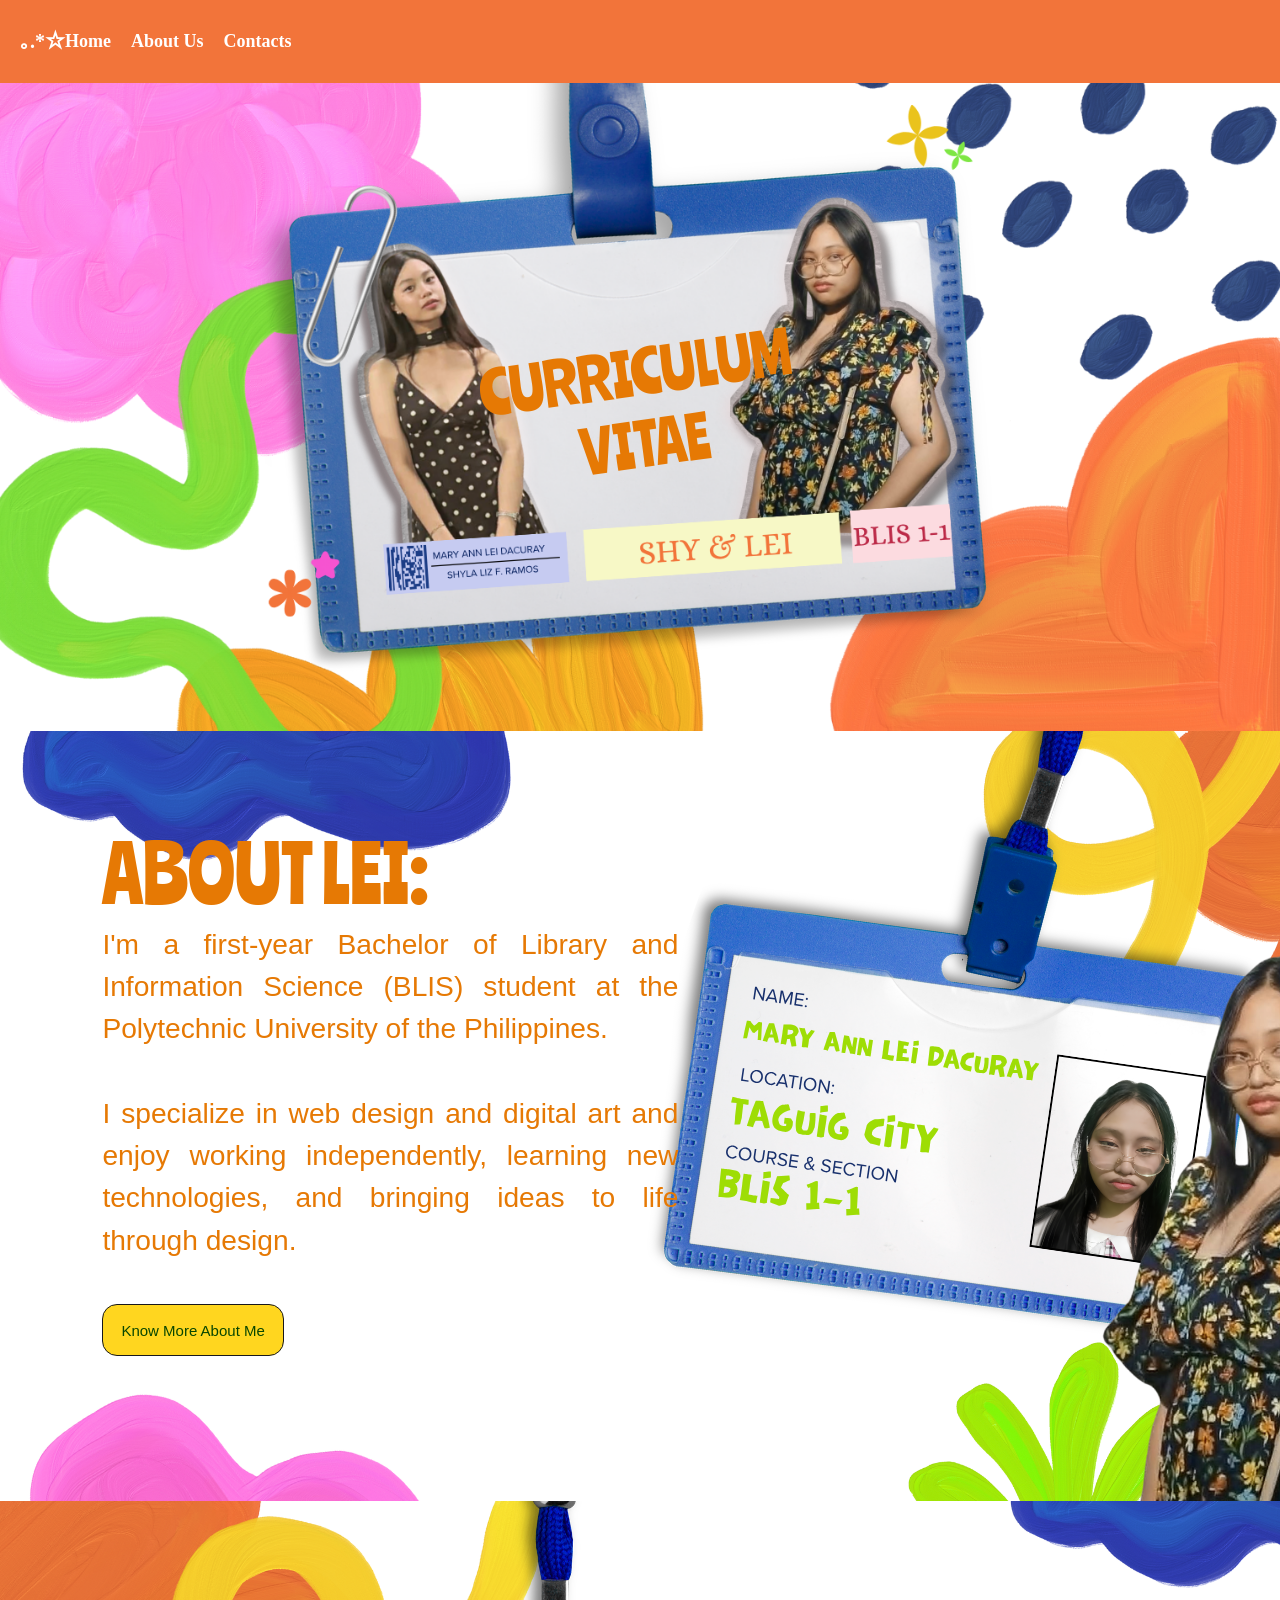
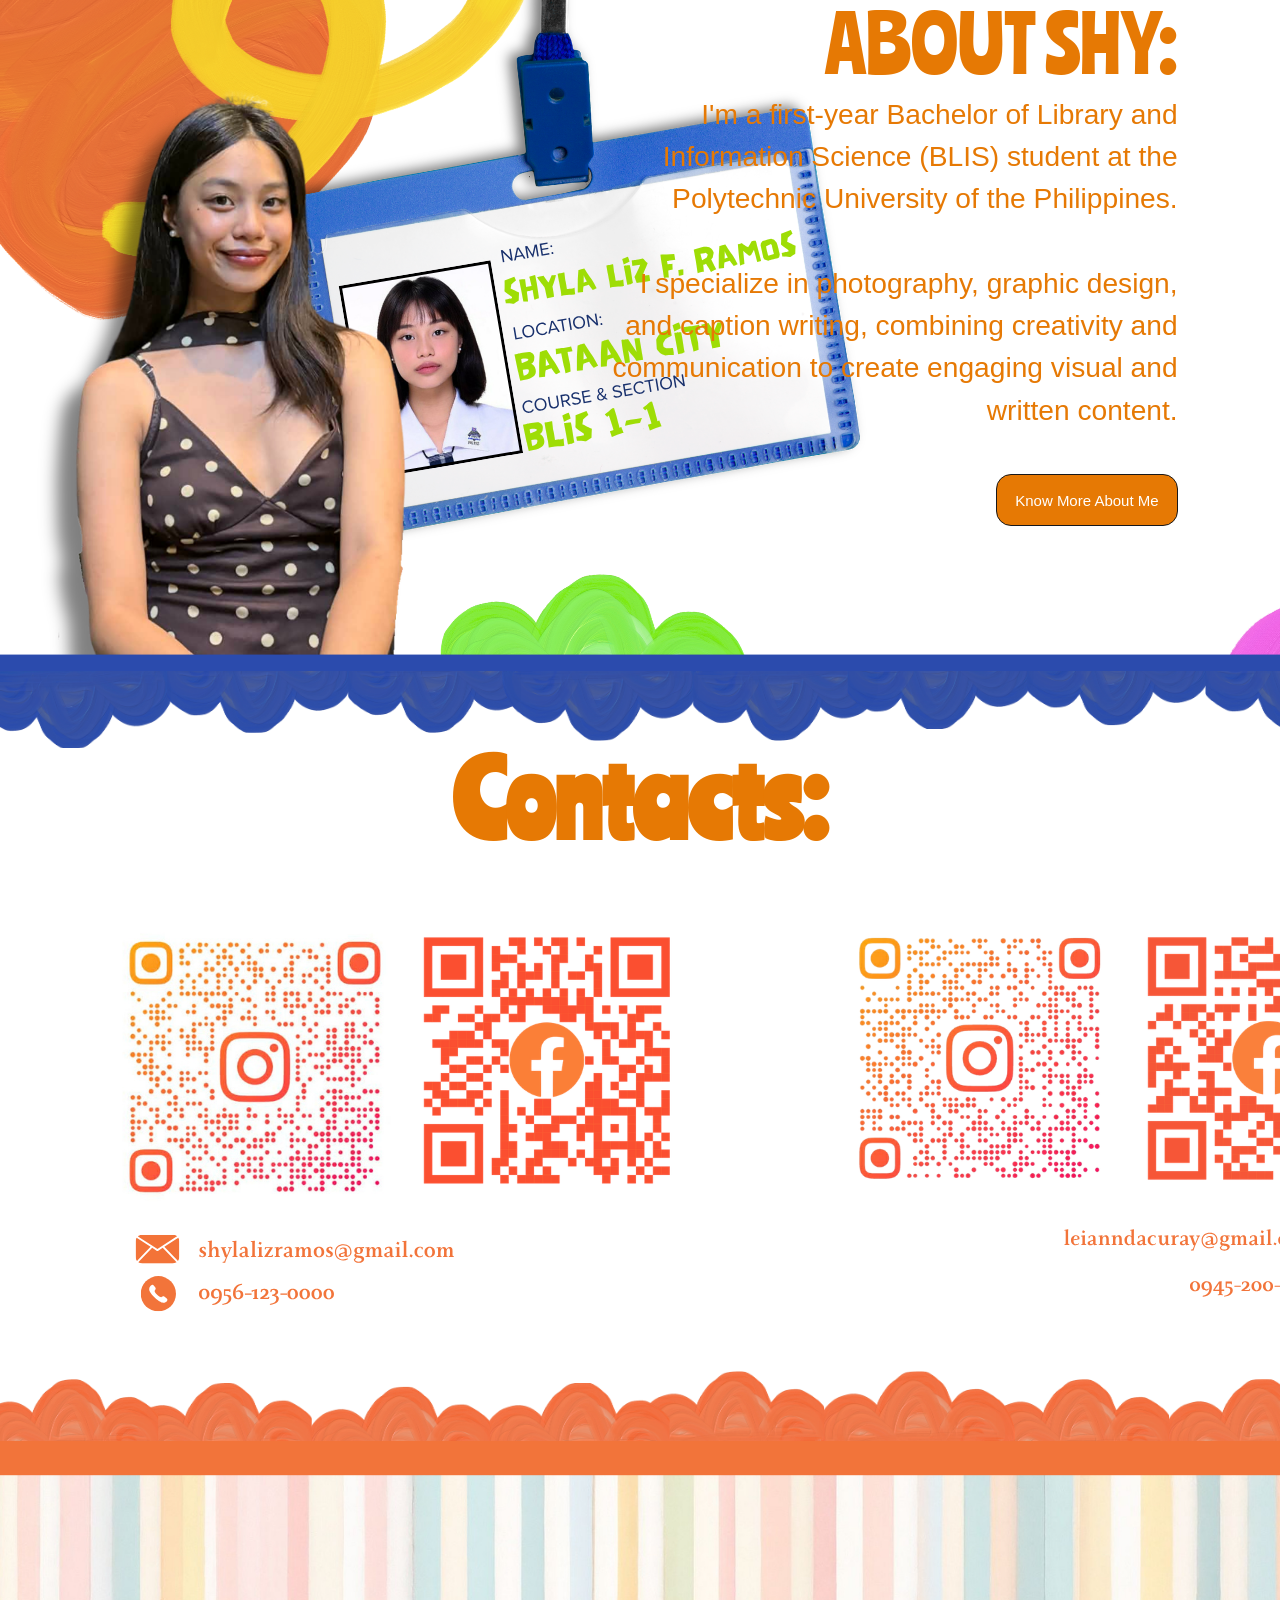
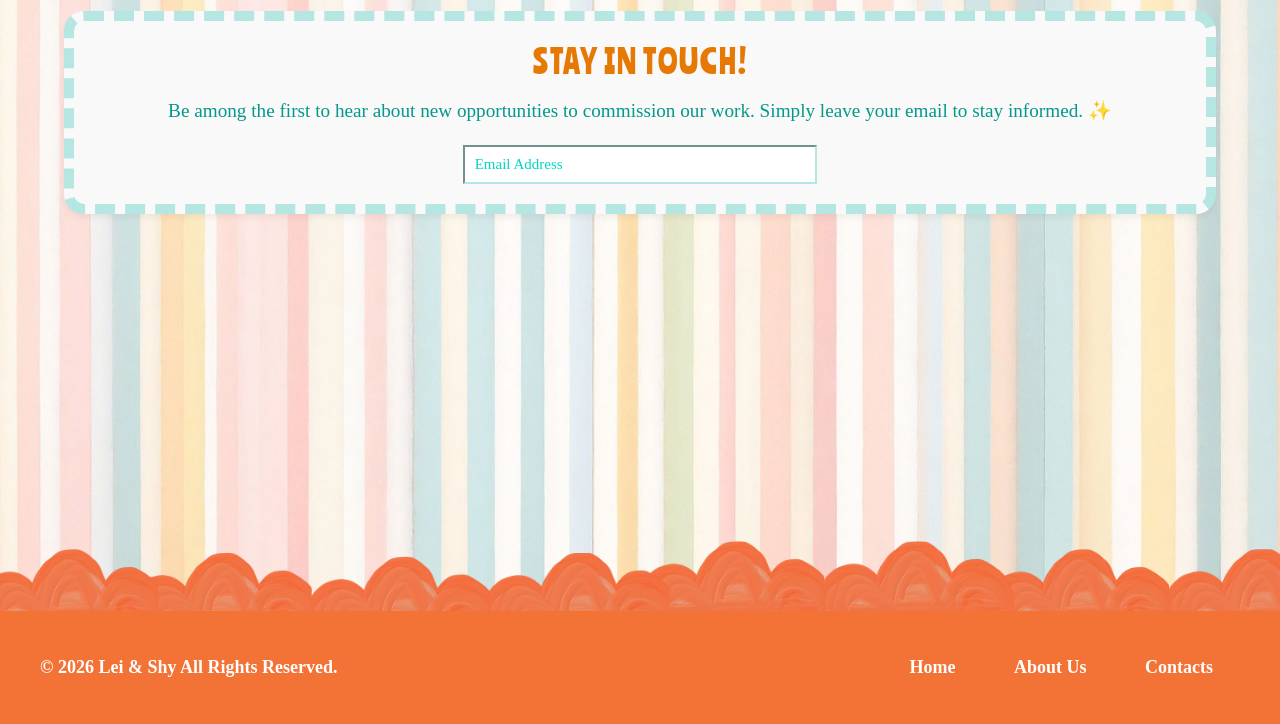
<file: index.html>
<!DOCTYPE html>
<html lang="en">
<head>
    <meta charset="UTF-8">
    <meta name="viewport" content="width=device-width, initial-scale=1.0">
    <title>Homepage</title>
    <link rel="stylesheet" href="Design.css">
     <style>
        @import url('https://fonts.googleapis.com/css2?family=Ranchers&display=swap');
    </style>
</head>
<body>
    <header>
        <div class="navbar">
            <div class="logo">
                <p>｡.*☆</p>
            </div>
            
            <div class="nav">
                <a href="index.html">Home</a>
                <a href="#About Us">About Us</a>
                <a href="#contact">Contacts</a>
            </div>
        </div>    
    </header>   

    <main>
        <div class="cont1" id="Home"> 
            <picture>
                <source media="(max-width: 768px)" srcset="mobile/Home.jpg">
                <img src="Home.png" alt="home">
            </picture>
            <div class="cv"> <p> CURRICULUM <br> VITAE</p> </div>
        </div>
        
        <div class="abl" id="About Us"> 
            <picture>
                <source media="(max-width: 768px)" srcset="mobile/About%20Us%201.jpg">
                <img src="abl .png" alt="About Lei">
            </picture>
            <div class="ablt"> <p> ABOUT LEI: </p> </div>
            <div class="ablt2"> <p> I'm a first-year Bachelor of Library and Information Science (BLIS) 
                                    student at the Polytechnic University of the Philippines. 
                                    
                                    <br> <br> I specialize in web design and digital art and 
                                    enjoy working independently, learning new technologies, and bringing ideas to life through
                                    design. 
                                </p> 
                                
                                <br> <button class="button-57" role="button" onclick="window.location.href='Lei Page.html';">
                                <span class="text">Know More About Me</span> <span> Let's Go!</span> </button>
            </div>
        </div>

        <div class="abs">
            <picture>
                <source media="(max-width: 768px)" srcset="mobile/About%20Us%202.jpg">
                <img src="abs.png" alt="About Shy">
            </picture>
            <div class="abst"> <p>ABOUT SHY:</p> </div> 
            <div class="abst2"> <p> I'm a first-year Bachelor of Library and Information Science (BLIS) student at the Polytechnic
                                University of the  Philippines. 
                
                                <br> <br> I specialize in photography, graphic design, and caption writing, combining creativity
                                and communication to create engaging visual and written content. </p>

                                <br> <button class="button-58" role="button" onclick="window.location.href='Shy Page.html';">
                                <span class="text">Know More About Me</span><span> Let's Go!</span></button>
            </div>
        </div>

        <div class="contact">
            <picture>
                <source media="(max-width: 768px)" srcset="mobile/Contacts.jpg">
                <img src="contact.png" alt="contacts" id="contact">
            </picture>
            <div class="ct"> <h1> Contacts: </h1> </div>
        </div>

        <div class="St" id="ST"> 
            <picture>
                <source media="(max-width: 768px)" srcset="mobile/Last%20BG%20Home%20-%20Stay%20UPD.jpg">
                <img src="ST.png" alt="contacts">
            </picture>
            <div class="cards-wrapper">
             <div class="box box1">
                <h3>Stay in touch!</h3>
                <p>Be among the first to hear about new opportunities to commission our work. 
                   Simply leave your email to stay informed. ✨</p>
                   <br>
                <form>
                    <input type="email" name="email" id="Email" placeholder="Email Address">
                </form>
            </div>
            </div>
        </div>

    </main>

    <footer class="site-footer">
        <div class="footer-container">
        <p class="footer-credit">&copy; 2026 Lei & Shy All Rights Reserved.</p>
            <div class="footer-links">
                <a href="index.html">Home</a>
                <a href="index.html#About Us">About Us</a>
                <a href="index.html#contact">Contacts</a>
            </div>
        </div>
    </footer>

    
</body>
</html>
</file>
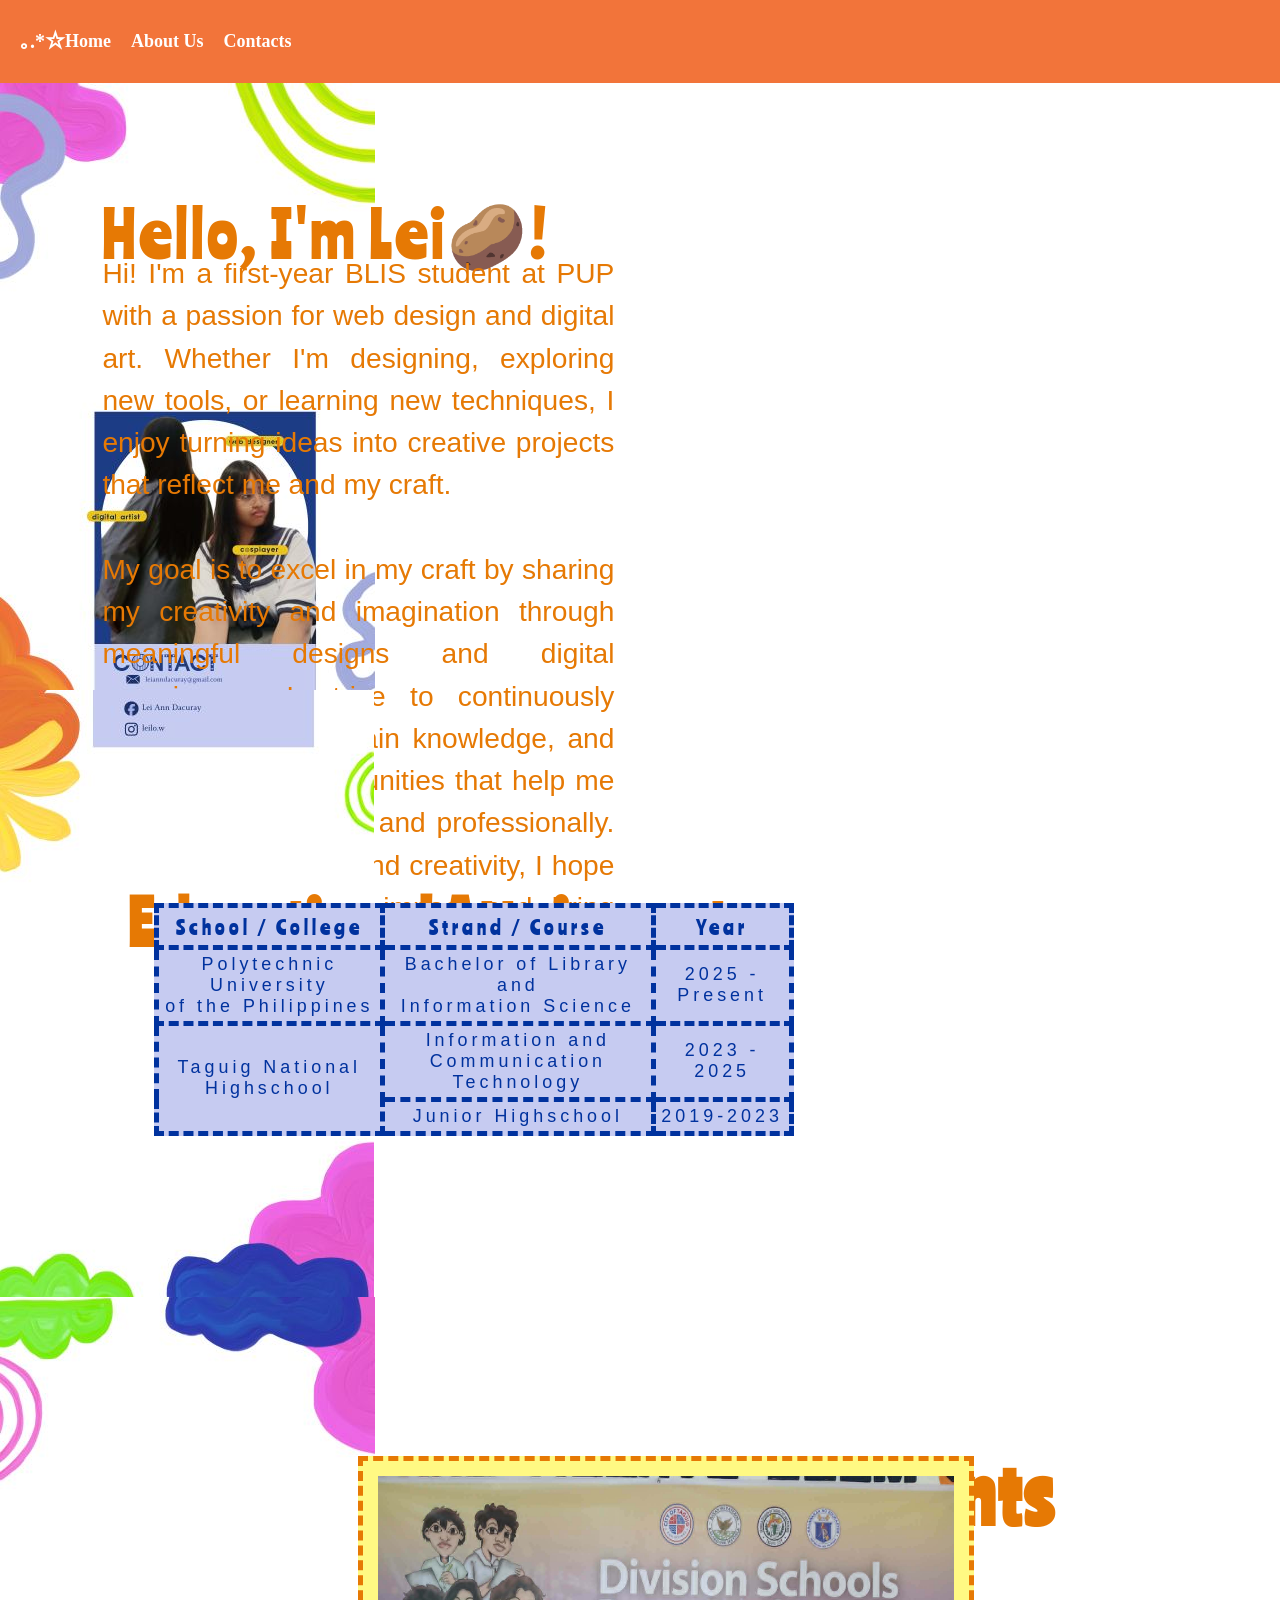
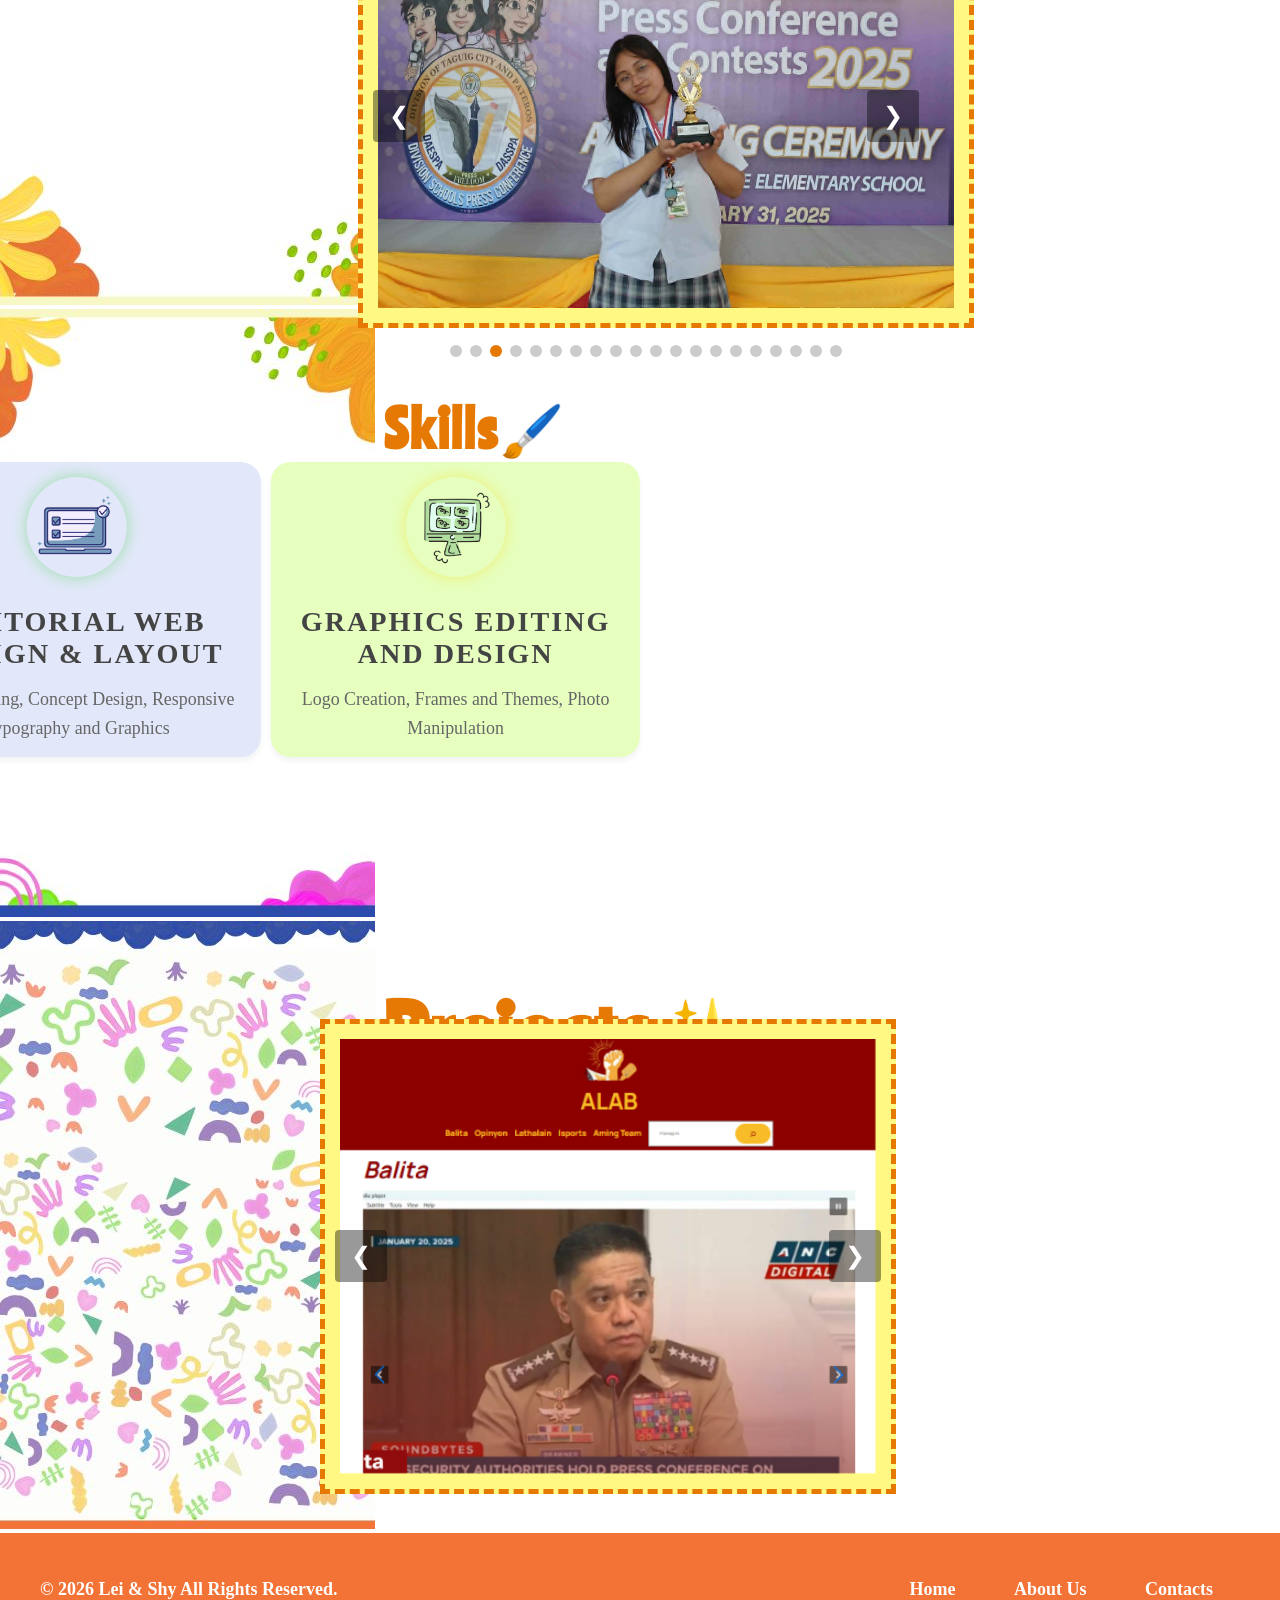
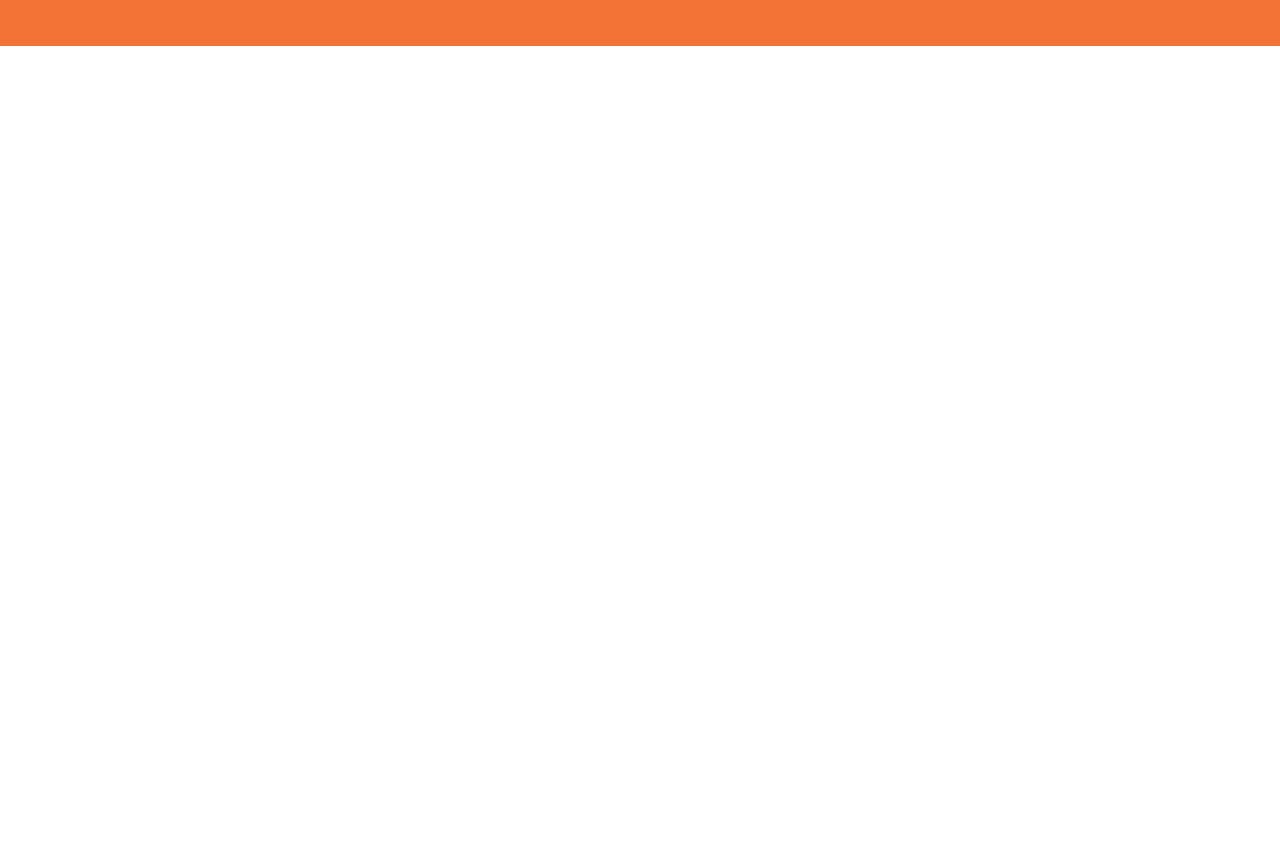
<file: Lei Page.html>
<!DOCTYPE html>
<html lang="en">
<head>
    <meta charset="UTF-8">
    <meta name="viewport" content="width=device-width, initial-scale=1.0">
    <title>Lei's Page</title>
    <link rel="stylesheet" href="LD.css">
    <style>
        @import url('https://fonts.googleapis.com/css2?family=Ranchers&display=swap');
    </style>
</head>
<body>
    <header>
        <div class="navbar">
            <div class="logo">
                <p>｡.*☆</p>
            </div>

            <div class="nav">
                <a href="index.html">Home</a>
                <a href="index.html#About Us">About Us</a>
                <a href="index.html#contact">Contacts</a>
            </div>
        </div>    
    </header>

    <main>
        <div class="l1">
            <picture>
                <source media="(max-width: 768px)" srcset="mobile/Lei%201.jpg">
                <img src="lei.png" alt=" Lei">
            </picture>
            <div class="lt"> <p> Hello, I'm Lei🥔!</p> </div>
            <div class="lt2"> <p>Hi! I'm a first-year BLIS student at PUP with a passion for web design and digital art. Whether I'm designing, exploring 
                            new tools, or learning new techniques, I enjoy turning ideas into creative projects that reflect me and my craft.
 
                             <br> <br>
                             My goal is to excel in my craft by sharing my creativity and imagination through meaningful designs and digital 
                             experiences. I strive to continuously improve my skills, gain knowledge, and embrace new opportunities 
                             that help me grow both personally and professionally. Through dedication and creativity, I hope to make a positive 
                             impact and bring innovative ideas to life.
                         </p> </div>
        </div>
 
         <div class="l2">
            <picture>
                <source media="(max-width: 768px)" srcset="mobile/Lei%202.jpg">
                <img src="lei2.png" alt="Educational Attainment">
            </picture>
             <div class="l2t"> <h3>Educational Attainment</h3></div>
             <table>
                 <tr>
                     <th>School / College</th>
                     <th>Strand / Course</th>
                     <th>Year</th>
                 </tr>
 
                 <tr>
                     <td> Polytechnic University <br> of the Philippines</td>
                     <td>Bachelor of Library and <br> Information Science</td>
                     <td>2025 - Present</td>
                 </tr>
 
                 <tr>
                     <td rowspan="2">Taguig National Highschool</td>
                     <td>Information and Communication <br> Technology</td>
                     <td>2023 - 2025</td>
                 </tr>
 
                 <tr>
                     <td>Junior Highschool</td>
                     <td>2019-2023</td>
                 </tr>
             </table>
         </div>
 
     <div class="l3">
        <picture>
            <source media="(max-width: 768px)" srcset="mobile/Lei%203.jpg">
            <img src="lei3.png" alt="awards">
        </picture>
         <div class="l3t"><h2>Awards and Events</h2></div>    
         <div class="l3i">
             <button class="prev-btn">&#10094;</button>
             <button class="next-btn">&#10095;</button>
             <div class="slides">
                 <img src="lei photos/l1.jpg" alt="Slide 1" class="active">
                 <img src="lei photos/l2.jpg" alt="Slide 2">
                 <img src="lei photos/l3.jpg" alt="Slide 3">
                 <img src="lei photos/l4.jpg" alt="Slide 4">
                 <img src="lei photos/l5.jpg" alt="Slide 5">
                 <img src="lei photos/l6.jpg" alt="Slide 6">
                 <img src="lei photos/l7.jpg" alt="Slide 7">
                 <img src="lei photos/l8.jpg" alt="Slide 8">
                 <img src="lei photos/l9.jpg" alt="Slide 9">
                 <img src="lei photos/l10.jpg" alt="Slide 10">
                 <img src="lei photos/l11.jpg" alt="Slide 11">
                 <img src="lei photos/l12.jpg" alt="Slide 12">
                 <img src="lei photos/l13.jpg" alt="Slide 13">
                 <img src="lei photos/l14.jpg" alt="Slide 14">
                 <img src="lei photos/l15.jpg" alt="Slide 15">
                 <img src="lei photos/l16.jpg" alt="Slide 16">
                 <img src="lei photos/l17.jpg" alt="Slide 17">
                 <img src="lei photos/l18.jpg" alt="Slide 18">
                 <img src="lei photos/l19.jpg" alt="Slide 19">
                 <img src="lei photos/l20.jpg" alt="Slide 20">
             </div>
 
             <div class="indicators"></div>
         </div>
     </div>
 
     <div class="l4">
        <picture>
            <source media="(max-width: 768px)" srcset="mobile/Lei%204.jpg">
            <img src="lei4.png" alt="projects">
        </picture>
         <div class="l4t"> <h4>Skills🖌️</h4> </div>
 
     <div class="cards-wrapper">
         <div class="box box1">
             <div class="icon-wrapper">
                 <img src="ls1.png" alt="Digi">
             </div>
             <h3> Digital Arts and Design</h3>
             <p>Rendering, Sketches, Character Creation, SFW and NSFW Drawings, Painting</p> 
         </div>
         
         <div class="box box2">
             <div class="icon-wrapper">
                 <img src="ls2.png" alt="comp1">
             </div>
             <h3> Editorial Web Design & Layout </h3>
             <p>Color Picking, Concept Design, Responsive Typography and Graphics</p>
         </div>
         
         <div class="box box3">
             <div class="icon-wrapper">
                 <img src="ls3.png" alt="comp2">
             </div>
             <h3>Graphics Editing and Design</h3>
             <p>Logo Creation, Frames and Themes, Photo Manipulation</p>
         </div>
     </div>
     </div>
 
     <div class="l5">
        <picture>
            <source media="(max-width: 768px)" srcset="mobile/Lei%20Last.jpg">
            <img src="lei5.png" alt="">
        </picture>
         <div class="l5t"> <h2>Projects✨</h2></div>
        <div class="l5i">
            <button class="prev-btn">&#10094;</button>
            <button class="next-btn">&#10095;</button>
            <div class="slides">
                <img src="lei photos/p1.png" alt="Slide 1" class="active">
                <img src="lei photos/p2.png" alt="Slide 2">
                <img src="lei photos/p3.png" alt="Slide 3">
                <img src="lei photos/p4.png" alt="Slide 4">
                <img src="lei photos/p5.png" alt="Slide 5">
                <img src="lei photos/p6.png" alt="Slide 6">
                <img src="lei photos/p7.png" alt="Slide 7">
                <img src="lei photos/p8.png" alt="Slide 8">
                <img src="lei photos/p9.jpg" alt="Slide 9">
                <img src="lei photos/p10.jpg" alt="Slide 10">
                <img src="lei photos/p11.jpg" alt="Slide 11">
                <img src="lei photos/p12.jpg" alt="Slide 12">
                <img src="lei photos/p13.jpg" alt="Slide 13">
                <img src="lei photos/p14.jpg" alt="Slide 14">
                <img src="lei photos/p17.jpg" alt="Slide 15">
                <img src="lei photos/p16.jpg" alt="Slide 16">
                <img src="lei photos/p19.jpg" alt="Slide 17">
                <img src="lei photos/p20.jpg" alt="Slide 18">
                <img src="lei photos/p21.jpg" alt="Slide 19">
                <img src="lei photos/p22.jpg" alt="Slide 20">
                <img src="lei photos/p23.jpg" alt="Slide 21">
            </div>
        </div>
    </div>
    </main>

     <footer class="site-footer">
        <div class="footer-container">
        <p class="footer-credit">&copy; 2026 Lei & Shy All Rights Reserved.</p>
            <div class="footer-links">
                <a href="index.html">Home</a>
                <a href="index.html#About Us">About Us</a>
                <a href="index.html#contact">Contacts</a>
            </div>
        </div>
    </footer>

    <!-- Thank you google -->
<script> 
document.addEventListener("DOMContentLoaded", () => {

    function setupSlideshow(containerSelector) {
        const container = document.querySelector(containerSelector);
        
        if (!container) return; 

        const slides = container.querySelectorAll(".slides img");
        const indicatorContainer = container.querySelector(".indicators");
        const prevBtn = container.querySelector(".prev-btn");
        const nextBtn = container.querySelector(".next-btn");
        
        if (!slides.length) return; 

        let currentIndex = 0;
        const slideInterval = 1000; 

        slides[0].classList.add("active");

        if (indicatorContainer) {
            slides.forEach((_, index) => {
                const dot = document.createElement("span");
                dot.classList.add("dot");
                if (index === 0) dot.classList.add("active");
                dot.addEventListener("click", () => goToSlide(index));
                indicatorContainer.appendChild(dot);
            });
        }

        const dots = indicatorContainer ? indicatorContainer.querySelectorAll(".dot") : [];

        function goToSlide(nextIndex) {
            slides[currentIndex].classList.remove("active");
            if (dots.length) dots[currentIndex].classList.remove("active");

            currentIndex = nextIndex;

            slides[currentIndex].classList.add("active");
            if (dots.length) dots[currentIndex].classList.add("active");
        }

        function nextSlide() {
            let nextIndex = (currentIndex + 1) % slides.length;
            goToSlide(nextIndex);
        }

        function prevSlide() {
            let nextIndex = (currentIndex - 1 + slides.length) % slides.length;
            goToSlide(nextIndex);
        }

        if (nextBtn) nextBtn.addEventListener("click", nextSlide);
        if (prevBtn) prevBtn.addEventListener("click", prevSlide);

        let autoCycle = setInterval(nextSlide, slideInterval);

        container.addEventListener("mouseenter", () => clearInterval(autoCycle));
        container.addEventListener("mouseleave", () => autoCycle = setInterval(nextSlide, slideInterval));
    }

    setupSlideshow(".l3i");
    setupSlideshow(".l5i");
});
</script>

</body>
</html>

</body>
</html>
</file>
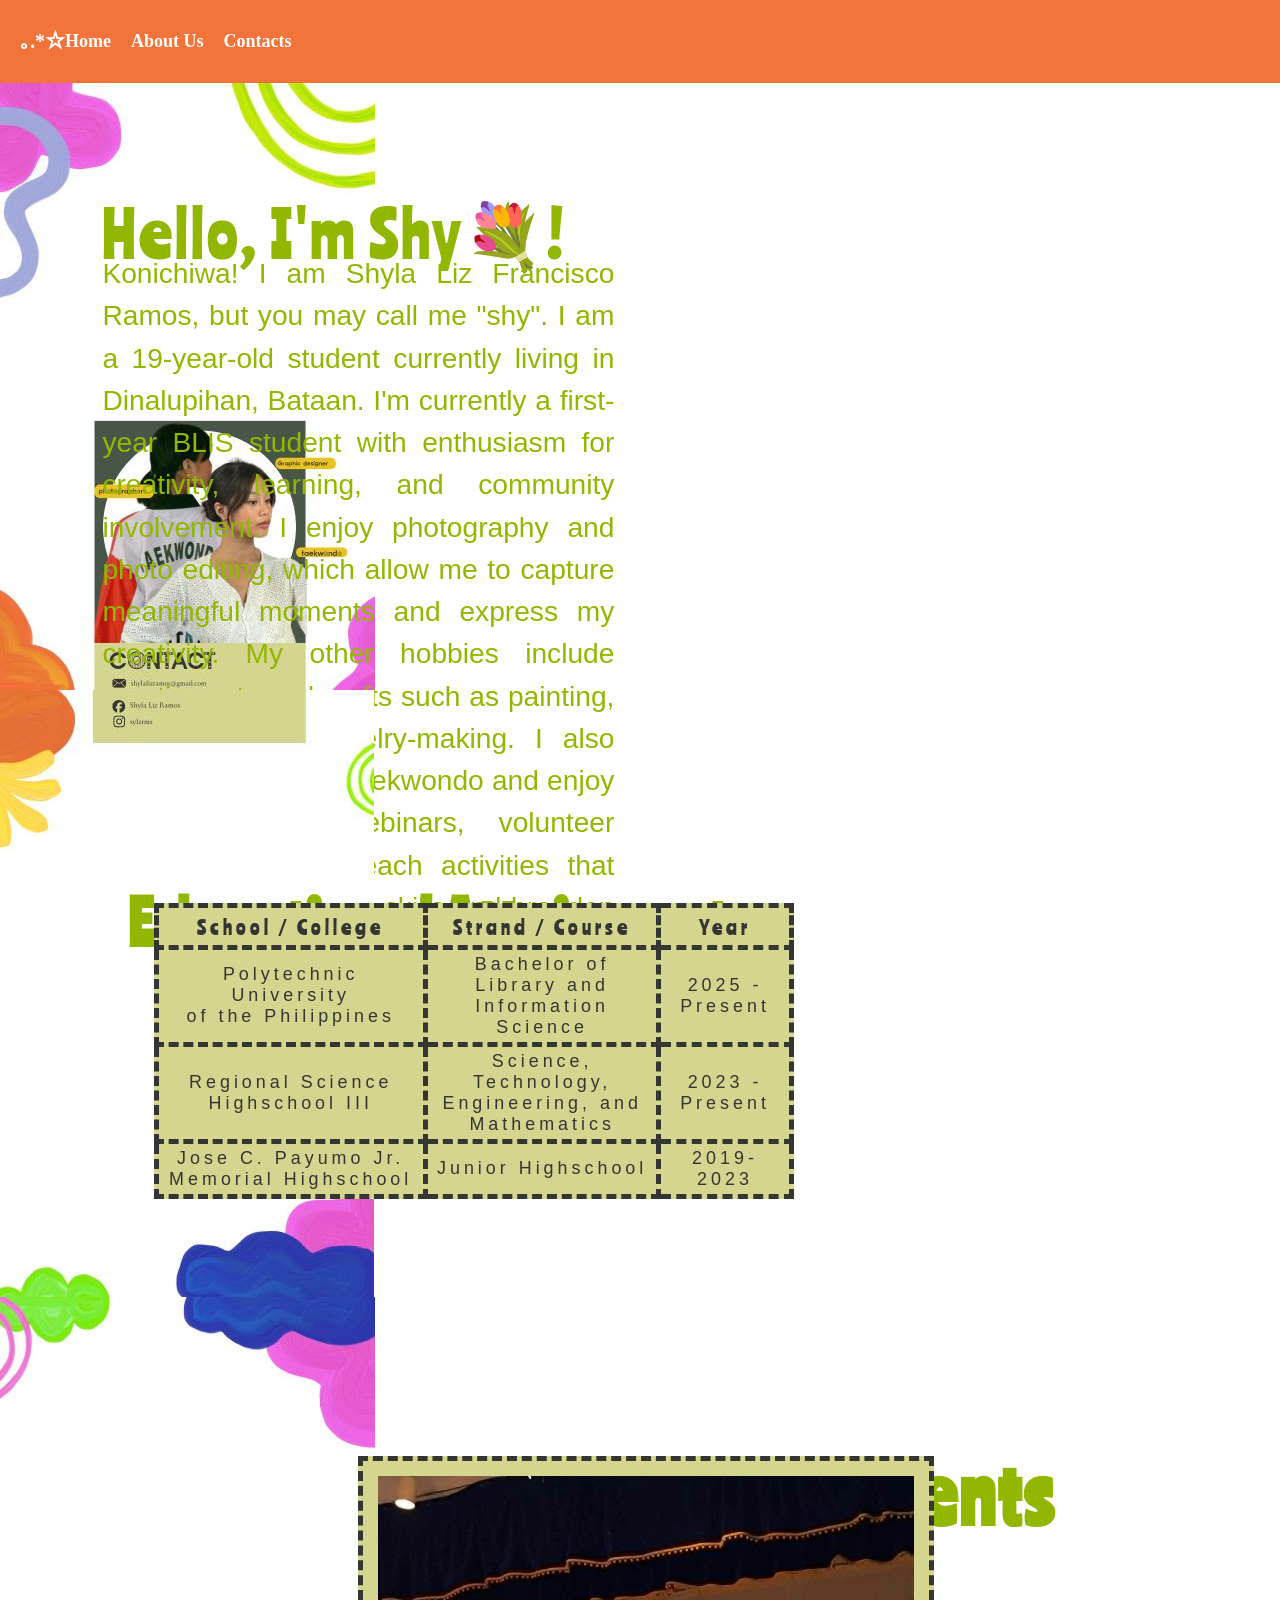
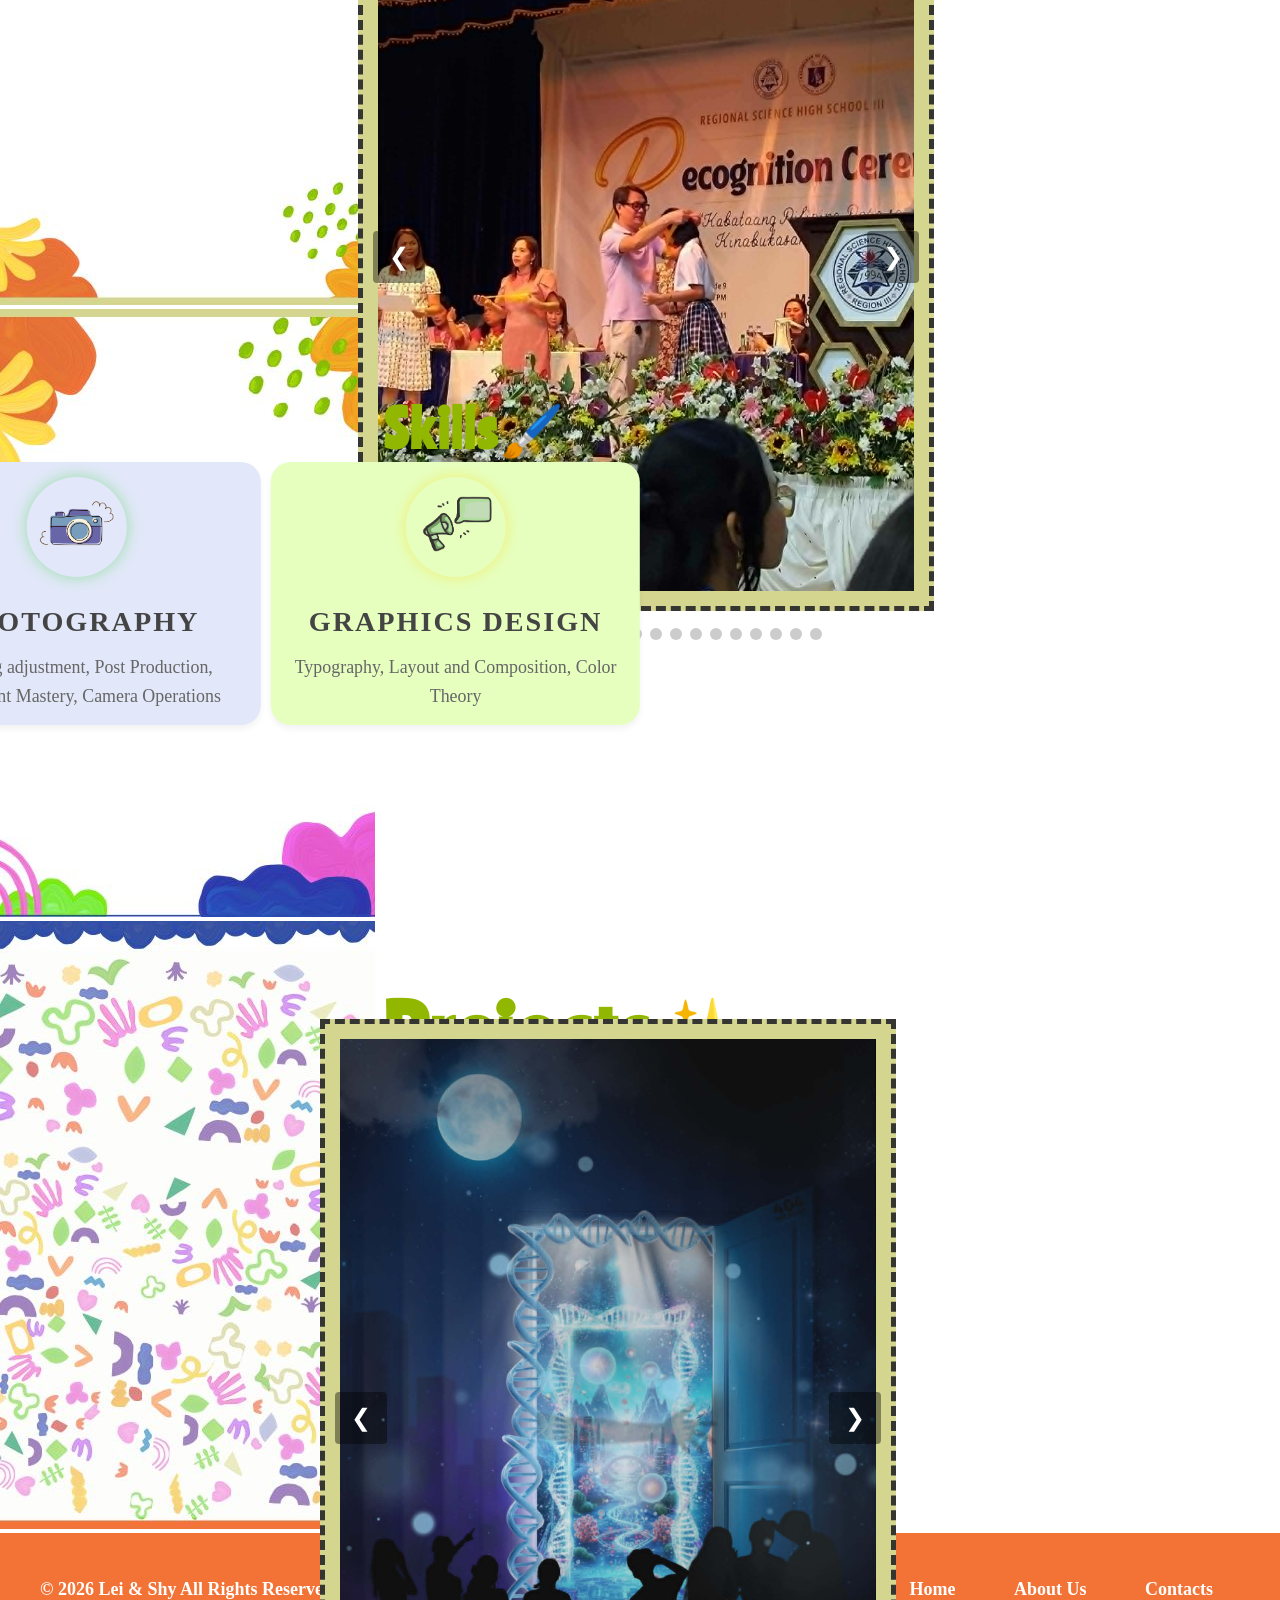
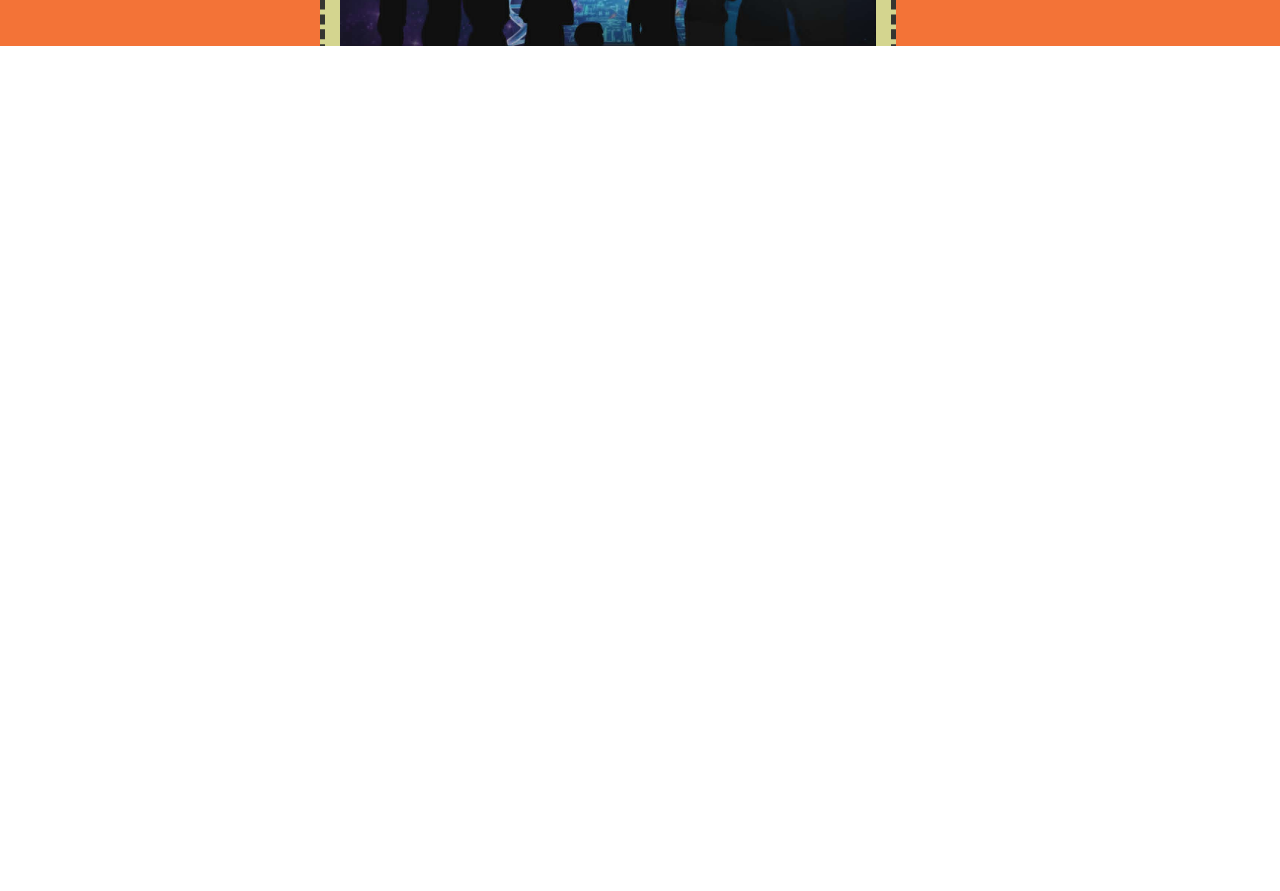
<file: Shy Page.html>
<!DOCTYPE html>
<html lang="en">
<head>
    <meta charset="UTF-8">
    <meta name="viewport" content="width=device-width, initial-scale=1.0">
    <title>Shy's Page</title>
    <link rel="stylesheet" href="SD.css">
    <style>
        @import url('https://fonts.googleapis.com/css2?family=Ranchers&display=swap');
    </style>
</head>
<body>
    <header>
        <div class="navbar">
            <div class="logo">
                <p>｡.*☆</p>
            </div>

            <div class="nav">
                <a href="index.html">Home</a>
                <a href="index.html#About Us">About Us</a>
                <a href="index.html#contact">Contacts</a>
            </div>
        </div>    
    </header>

    <main>
        <div class="l1">
            <picture>
                <source media="(max-width: 768px)" srcset="mobile/Shy%201.jpg">
                <img src="Shy.png" alt="Shy">
            </picture>
            <div class="lt"> <p> Hello, I'm Shy💐!</p> </div>
            <div class="lt2"> <p>Konichiwa! I am Shyla Liz Francisco Ramos, but you may call me "shy". I am a 19-year-old student currently 
            living in Dinalupihan, Bataan. I'm currently a first-year BLIS student with enthusiasm for creativity, learning, and community 
            involvement. I enjoy photography and photo editing, which allow me to capture meaningful moments and express my creativity. 
            My other hobbies include creating arts and crafts such as painting, journaling, and jewelry-making. I also have experience in 
            taekwondo and enjoy participating in webinars, volunteer programs, and outreach activities that help me develop new skills and 
            broaden my perspectives.I strive for continuous growth personally and professionally. My goal is to use 
            my knowledge, creativity, and dedication to make a positive impact while continuing to learn and grow.
            </p> </div>
        </div>

        <div class="l2">
            <picture>
                <source media="(max-width: 768px)" srcset="mobile/Shy%202.jpg">
                <img src="shy2.png" alt="Educational Attainment">
            </picture>
            <div class="l2t"> <h3>Educational Attainment</h3></div>
            <table>
                <tr>
                    <th>School / College</th>
                    <th>Strand / Course</th>
                    <th>Year</th>
                </tr>

                <tr>
                    <td> Polytechnic University <br> of the Philippines</td>
                    <td>Bachelor of Library and <br> Information Science</td>
                    <td>2025 - Present</td>
                </tr>

                <tr>
                    <td>Regional Science Highschool III</td>
                    <td>Science, Technology,<br> Engineering, and Mathematics</td>
                    <td>2023 - Present</td>
                </tr>

                <tr>
                    <td>Jose C. Payumo Jr. Memorial Highschool</td>
                    <td>Junior Highschool</td>
                    <td>2019-2023</td>
                </tr>
            </table>
        </div>

    <div class="l3">
        <picture>
            <source media="(max-width: 768px)" srcset="mobile/Shy%203.jpg">
            <img src="lei3.png" alt="awards">
        </picture>
        <div class="l3t"><h2>Awards and Events</h2></div>    
        <div class="l3i">
            <button class="prev-btn">&#10094;</button>
            <button class="next-btn">&#10095;</button>
            <div class="slides">
                <img src="shy photos/s1.jpg" alt="Slide 1" class="active">
                <img src="shy photos/s2.jpg" alt="Slide 2">
                <img src="shy photos/s3.jpg" alt="Slide 3">
                <img src="shy photos/s4.jpg" alt="Slide 4">
                <img src="shy photos/s5.jpg" alt="Slide 5">
                <img src="shy photos/s6.jpg" alt="Slide 6">
                <img src="shy photos/s7.jpg" alt="Slide 7">
                <img src="shy photos/s8.jpg" alt="Slide 8">
                <img src="shy photos/s9.jpg" alt="Slide 9">
                <img src="shy photos/s10.jpg" alt="Slide 10">
                <img src="shy photos/s11.jpg" alt="Slide 11">
                <img src="shy photos/s12.jpg" alt="Slide 12">
                <img src="shy photos/s13.jpg" alt="Slide 13">
                <img src="shy photos/s14.jpg" alt="Slide 14">
                <img src="shy photos/s15.jpg" alt="Slide 15">
                <img src="shy photos/s16.jpg" alt="Slide 16">
                <img src="shy photos/s17.jpg" alt="Slide 17">
                <img src="shy photos/s18.jpg" alt="Slide 18">
            </div>

            <div class="indicators"></div>
        </div>
    </div>

    <div class="l4">
        <picture>
            <source media="(max-width: 768px)" srcset="mobile/Shy%204.jpg">
            <img src="lei4.png" alt="projects">
        </picture>
        <div class="l4t"> <h4>Skills🖌️</h4> </div>

    <div class="cards-wrapper">
        <div class="box box1">
            <div class="icon-wrapper">
                <img src="lr1.png" alt="Digi">
            </div>
            <h3> Arts and Crafts</h3>
            <p>Jewelry making, Painting, Journaling, Drawing.</p> 
        </div>
        
        <div class="box box2">
            <div class="icon-wrapper">
                <img src="lr2.png" alt="comp1">
            </div>
            <h3> Photography </h3>
            <p> Lighting adjustment, Post Production, Equipment Mastery, Camera Operations </p>
        </div>
        
        <div class="box box3">
            <div class="icon-wrapper">
                <img src="lr3.png" alt="comp2">
            </div>
            <h3>Graphics Design</h3>
            <p> Typography, Layout and Composition, Color Theory</p>
        </div>
    </div>
    </div>

    <div class="l5">
        <picture>
            <source media="(max-width: 768px)" srcset="mobile/Shy%20Last.jpg">
            <img src="lei5.png" alt="">
        </picture>
        <div class="l5t"> <h2>Projects✨</h2></div>
        <div class="l5i">
            <button class="prev-btn">&#10094;</button>
            <button class="next-btn">&#10095;</button>
            <div class="slides">
                <img src="shy photos/sp8.jpg" alt="Slide 8" class="active">
                <img src="shy photos/sp9.jpg" alt="Slide 9">
                <img src="shy photos/sp10.jpg" alt="Slide 10">
                <img src="shy photos/sp11.jpg" alt="Slide 11">
                <img src="shy photos/sp12.jpg" alt="Slide 12">
                <img src="shy photos/sp13.jpg" alt="Slide 13">
                <img src="shy photos/sp14.jpg" alt="Slide 14">
                <img src="shy photos/sp15.jpg" alt="Slide 15">
                <img src="shy photos/sp16.jpg" alt="Slide 16">
                <img src="shy photos/sp17.jpg" alt="Slide 17">
                <img src="shy photos/sp18.jpg" alt="Slide 18">
                <img src="shy photos/sp19.jpg" alt="Slide 19">
                <img src="shy photos/sp20.jpg" alt="Slide 20">
                <img src="shy photos/sp21.jpg" alt="Slide 21">
                <img src="shy photos/sp22.jpg" alt="Slide 22">
            </div>
        </div>
    </div>
    </main>

     <footer class="site-footer">
        <div class="footer-container">
        <p class="footer-credit">&copy; 2026 Lei & Shy All Rights Reserved.</p>
            <div class="footer-links">
                <a href="index.html">Home</a>
                <a href="index.html#About Us">About Us</a>
                <a href="index.html#contact">Contacts</a>
            </div>
        </div>
    </footer>

    <!-- Thank you google -->
<script> 
document.addEventListener("DOMContentLoaded", () => {

    function setupSlideshow(containerSelector) {
        const container = document.querySelector(containerSelector);
        
        if (!container) return; 

        const slides = container.querySelectorAll(".slides img");
        const indicatorContainer = container.querySelector(".indicators");
        const prevBtn = container.querySelector(".prev-btn");
        const nextBtn = container.querySelector(".next-btn");
        
        if (!slides.length) return; 

        let currentIndex = 0;
        const slideInterval = 1000; 

        slides[0].classList.add("active");

        if (indicatorContainer) {
            slides.forEach((_, index) => {
                const dot = document.createElement("span");
                dot.classList.add("dot");
                if (index === 0) dot.classList.add("active");
                dot.addEventListener("click", () => goToSlide(index));
                indicatorContainer.appendChild(dot);
            });
        }

        const dots = indicatorContainer ? indicatorContainer.querySelectorAll(".dot") : [];

        function goToSlide(nextIndex) {
            slides[currentIndex].classList.remove("active");
            if (dots.length) dots[currentIndex].classList.remove("active");

            currentIndex = nextIndex;

            slides[currentIndex].classList.add("active");
            if (dots.length) dots[currentIndex].classList.add("active");
        }

        function nextSlide() {
            let nextIndex = (currentIndex + 1) % slides.length;
            goToSlide(nextIndex);
        }

        function prevSlide() {
            let nextIndex = (currentIndex - 1 + slides.length) % slides.length;
            goToSlide(nextIndex);
        }

        if (nextBtn) nextBtn.addEventListener("click", nextSlide);
        if (prevBtn) prevBtn.addEventListener("click", prevSlide);

        let autoCycle = setInterval(nextSlide, slideInterval);

        container.addEventListener("mouseenter", () => clearInterval(autoCycle));
        container.addEventListener("mouseleave", () => autoCycle = setInterval(nextSlide, slideInterval));
    }

    setupSlideshow(".l3i");
    setupSlideshow(".l5i");
});
</script>

</body>
</html>

</body>
</html>
</file>
<file: Design.css>
body {
    margin: 0;
    padding: 0;
    background-color: #ffffff;
}

.navbar {
    padding: 10px 20px;
    margin: 0%;
    display: flex;
    background-color: #f2743a; 
}

.nav {
    align-items: center;
    gap: 20px;
    display: flex;
}

.navbar a {
    font-family: cursive;
    font-weight: bold;
    font-size: 18px;
    color: #ffffff;
    text-decoration: none;
    margin: 0%;
}

.navbar a:hover {
    color: #b94a00;
    border-color: #ffdd00;
    border-style: dotted;
    border-radius: 10px;
    border-width: 5px;
    padding: 5px;
}

.logo {
    font-weight: bold;
    font-size: 20px;
    color: #ffffff;
}


.cont1 {
    position: relative;
    text-align: center;
}

.cont1 img {
    display: block;
    width: 100%; 
    height: auto;
}

.cv {
    position: absolute;
    top: 50%;
    left: 50%;
    font-family: "Ranchers", sans-serif;
    font-size: 54px;
    color: #e67904;
    font-weight: 500;
    transform: translate(-50%, -50%) rotate(-8deg);
}

.abl{
   position: relative;
   text-align: left;
}

.abl img{
display: block;
}

.ablt {
    position: absolute;
    font-family: "Ranchers", sans-serif;
    font-size: 80px ;
    font-weight: 550;
    color: #e67904;
    top: 130px;
    left: 130px;
}

.ablt p, .ablt2 p {
    margin: 0;
    animation: fall-in linear both;
    animation-timeline: view();
    animation-range: entry 0% cover 30%; 
}

.ablt2 {
    position: absolute;
    top: 250px;
    left: 140px;
    font-family: sans-serif; 
    font-size: 24px; 
    font-weight: 500; 
    color: #e67904; 
    max-width: 600px; 
    line-height: 1.5; 
    text-align: justify;
}

.abs{
   position: relative;
   text-align: right;
}

.abs img{
    display: block;
}

.abst {
    position: absolute;
    font-family: "Ranchers", sans-serif;
    font-size: 80px ;
    font-weight: 550;
    color: #e67904;
    top: 110px;
    right: 100px;
}

.abst p, .abst2 p {
    margin: 0; 
    animation: fall-in linear both;
    animation-timeline: view();
    animation-range: entry 0% cover 30%; 
}



.abst2 {
    position: absolute;
    top: 200px;
    right: 125px;
    font-family: sans-serif; 
    font-size: 24px; 
    font-weight: 500; 
    color: #e67904; 
    max-width: 600px; 
    line-height: 1.5; 
    text-align: right;
}

button {
    animation: fall-in linear both;
    animation-timeline: view();
    animation-range: entry 0% cover 30%; 
}

.button-57 {
  position: relative;
  overflow: hidden;
  border: 1px solid #18181a;
  color: #084600;
  display: inline-block;
  font-size: 15px;
  line-height: 15px;
  padding: 18px 18px 17px;
  text-decoration: none;
  cursor: pointer;
  background: #ffd61f;
  user-select: none;
  -webkit-user-select: none;
  touch-action: manipulation;
  border-radius: 15px;
}

.button-57 span:first-child {
  position: relative;
  transition: color 600ms cubic-bezier(0.48, 0, 0.12, 1);
  z-index: 10;
}

.button-57 span:last-child {
  color: white;
  display: block;
  position: absolute;
  bottom: 0;
  transition: all 500ms cubic-bezier(0.48, 0, 0.12, 1);
  z-index: 100;
  opacity: 0;
  top: 50%;
  left: 50%;
  transform: translateY(225%) translateX(-50%);
  height: 14px;
  line-height: 13px;
}

.button-57:after {
  content: "";
  position: absolute;
  bottom: -50%;
  left: 0;
  width: 100%;
  height: 100%;
  background-color: #e67904;
  transform-origin: bottom center;
  transition: transform 600ms cubic-bezier(0.48, 0, 0.12, 1);
  transform: skewY(9.3deg) scaleY(0);
  z-index: 50;
  font-weight: bolder;
}

.button-57:hover:after {
  transform-origin: bottom center;
  transform: skewY(9.3deg) scaleY(2);
}

.button-57:hover span:last-child {
  transform: translateX(-50%) translateY(-100%);
  opacity: 1;
  transition: all 900ms cubic-bezier(0.48, 0, 0.12, 1);
}

.button-58 {
  position: relative;
  overflow: hidden;
  border: 1px solid #18181a;
  color: #ffffff;
  display: inline-block;
  font-size: 15px;
  line-height: 15px;
  padding: 18px 18px 17px;
  text-decoration: none;
  cursor: pointer;
  background: #e67904;
  user-select: none;
  -webkit-user-select: none;
  touch-action: manipulation;
  border-radius: 15px;
}

.button-58 span:first-child {
  position: relative;
  transition: color 600ms cubic-bezier(0.48, 0, 0.12, 1);
  z-index: 10;
}

.button-58 span:last-child {
  color: #18181a;
  display: block;
  position: absolute;
  bottom: 0;
  transition: all 500ms cubic-bezier(0.48, 0, 0.12, 1);
  z-index: 100;
  opacity: 0;
  top: 50%;
  left: 50%;
  transform: translateY(225%) translateX(-50%);
  height: 14px;
  line-height: 13px;
}

.button-58:after {
  content: "";
  position: absolute;
  bottom: -50%;
  left: 0;
  width: 100%;
  height: 100%;
  background-color: #ffd61f;
  transform-origin: bottom center;
  transition: transform 600ms cubic-bezier(0.48, 0, 0.12, 1);
  transform: skewY(9.3deg) scaleY(0);
  z-index: 50;
  font-weight: bolder;
}

.button-58:hover:after {
  transform-origin: bottom center;
  transform: skewY(9.3deg) scaleY(2);
}

.button-58:hover span:last-child {
  transform: translateX(-50%) translateY(-100%);
  opacity: 1;
  transition: all 900ms cubic-bezier(0.48, 0, 0.12, 1);
}

.contact{
    position: relative;
    text-align: center; 
}

.contact img {
   display: block;
}

.ct {
    position: absolute;
    font-family: "Ranchers", sans-serif;
    font-size: 40px ;
    font-weight: 400;
    color: #e67904;
    top: 100px;
    left: 620px;
}

.ct h1 {
    margin: 0;
}

.St {
    position: relative;
    text-align: center; 
}

.St img {
   display: block;
}

.cards-wrapper{
    animation: fall-in linear both;
    animation-timeline: view();
    animation-range: entry 0% cover 30%; 
}

.cards-wrapper {
    position: absolute;
    display: flex;
    justify-content: center;
    gap: 30px;
    max-width: 1200px;
    width: calc(100% - 80px); 
    z-index: 2;
    
    top: 220px; 
    left: 160px;
    transform: translateX(-50%);
}

.box {
    flex: 1; 
    padding: 50px 30px;
    border-radius: 20px;
    text-align: center;
    box-shadow: 0 4px 6px rgba(0,0,0,0.05);
    transition: transform 0.3s ease, box-shadow 0.3s ease;
    cursor: default;
}

.box:hover {
    transform: scale(1.05);
    box-shadow: 0 15px 30px rgba(0,0,0,0.15); 
    z-index: 10; 
}

.box h3 {
    letter-spacing: 2px;
    text-transform: uppercase;
    margin: 0 0 15px 0;
    font-family: "Ranchers", sans-serif;
    font-size: 40px ;
    font-weight: 400;
    color: #e67904;
}

.box p {
    font-size: 24px; 
    line-height: 1.6;
    margin: 0;
    color: #039889;
}

/* Box 1 (Pink) */
.box1 {
    background-color: #f9f9f9;
    border: 10px dashed #b5e6e1;
}

input[type=email] {
    width: 30%;
    padding: 10px 10px;
    border-color:#b5e6e1;
    box-shadow: none;
    outline: none;
}

input::placeholder {
   color: #00d7c2;
    font-size: 15px;
    font-family: cursive;
}

.site-footer {
    background-color: #f37337; 
    padding: 40px 20px;
    font-family: sans-serif;
    margin-top: 0;
}

.footer-container {
    max-width: 1200px;
    margin: 0 auto;
    display: flex;
    flex-direction: column;
    align-items: center;
    gap: 25px; 
}

.footer-credit {
    margin: 0%; 
    color: #ffffff; 
    font-family: cursive; 
    font-weight: bold; 
    font-size: 18px; 
}

.footer-links a {
    font-family: cursive;     
    font-weight: bold;         
    font-size: 18px;           
    color: #ffffff;          
    text-decoration: none;    
    margin: 0 15px;           
    border-width: 5px;         
    padding: 6px 12px; 
    display: inline-block;
    transition: all 0.3s ease; 
}

.footer-links a:hover {
    color: #b94a00;
    border-style: dotted;      
    border-color: #ffdd00;     
    border-radius: 10px;          

}

@media (min-width: 768px) {
    .footer-container {
        flex-direction: row;
        justify-content: space-between; 
    }
}

/*try lang */
@keyframes fall-in {
    from {
        opacity: 0;
        transform: translateY(-100px); /* Starts 100px higher */
    }
    to {
        opacity: 1;
        transform: translateY(0);      /* Drops to its normal place */
    }
}


@media (min-width: 769px) and (max-width: 1400px) {
    body, html { overflow-x: hidden; width: 100%; }
    .ablt p, .ablt2 p, .abst p, .abst2 p, button, .cards-wrapper { animation: none !important; opacity: 1 !important; }
    .logo { padding-right: 0; text-align: left; }
    .cv { font-size: 4.5vw; }
    .ablt { font-size: 6vw; top: 12%; left: 8%; }
    .ablt2 { font-size: 2.2vw; top: 25%; left: 8%; max-width: 45vw; }
    .abst { font-size: 6vw; top: 12%; right: 8%; }
    .abst2 { font-size: 2.2vw; top: 25%; right: 8%; max-width: 45vw; }
    .ct { font-size: 4vw; top: 8%; left: 50%; transform: translateX(-50%); }
    .cards-wrapper { top: 22%; left: 50%; transform: translateX(-50%); width: 90vw; }
    .box { padding: 20px 15px; }
    .box h3 { font-size: 2.5vw; }
    .box p { font-size: 1.5vw; }
}

@media (max-width: 768px) {
    .ablt p, .ablt2 p, .abst p, .abst2 p, button, .cards-wrapper {
        animation: none !important;
        opacity: 1 !important;
    }

    .navbar { flex-direction: column; gap: 10px; text-align: center; }
    .nav { flex-wrap: wrap; justify-content: center; gap: 12px; }

    .logo {
        padding-right: 0;
        text-align: center;
    }

    .cv {
        font-size: 28px;
        top: 48%; 
        left: 50%; 
        width: 90%;
        transform: translate(-50%, -50%) rotate(-8deg);
    }

    .abl > picture > img, .abl > img {
        width: 100%;
        height: auto;
        display: block;
    }

    .ablt {
        font-size: 5vw;
        top: 55%;
        left: 50%;
        transform: translateX(-50%);
        width: 90%;
        text-align: center;
    }

    .ablt2 {
        font-size: 3vw;
        top: 62%;
        left: 50%;
        transform: translateX(-50%);
        width: 90%;
        text-align: center;
        line-height: 1.2;
    }

    .abs > picture > img, .abs > img {
        width: 100%;
        height: auto;
        display: block;
    }

    .abst {
        font-size: 5vw;
        top: 55%;
        left: 50%;
        transform: translateX(-50%);
        width: 90%;
        text-align: center;
    }

    .abst2 {
        font-size: 3vw;
        top: 62%;
        left: 50%;
        transform: translateX(-50%);
        width: 90%;
        text-align: center;
        line-height: 1.2;
    }

    .button-57, .button-58 {
        padding: 8px 12px;
        font-size: 3vw;
        margin-top: 5px;
    }

    .contact > picture > img, .contact > img {
        width: 100%;
        height: auto;
        display: block;
    }

    .ct {
        font-size: 28px;
        top: 6%;
        left: 50%;
        transform: translateX(-50%);
        width: 90%;
        text-align: center;
    }

    .St > picture > img, .St > img {
        width: 100%;
        height: auto;
        display: block;
    }

    .cards-wrapper {
        flex-direction: column;
        gap: 10px;
        width: 90%;
        top: 10%;
        left: 50%;
        transform: translateX(-50%);
    }

    .box {
        padding: 15px 10px;
    }

    .box h3 {
        font-size: 5vw;
        margin: 0 0 5px 0;
    }

    .box p {
        font-size: 3vw;
    }

    input[type=email] {
        width: 85%;
        padding: 6px 8px;
    }

    .site-footer {
        padding: 30px 15px; /* Reduced overall padding to save screen space */
    }

    .footer-container {
        gap: 20px;          /* Slightly tighter gap between the credit and the links */
    }

    .footer-credit {
        font-size: 14px;    /* Scaled down from 18px */
        text-align: center; /* Ensures the text stays centered if it's long enough to drop to two lines */
        line-height: 1.5;   
    }

    .footer-links {
        display: flex;
        flex-wrap: wrap;         /* Allows links to safely drop to the next line if they run out of space */
        justify-content: center; /* Keeps wrapped links perfectly centered */
        gap: 10px;               /* Adds a clean, predictable space between links */
    }

    .footer-links a {
        font-size: 14px;    /* Scaled down from 18px */
        margin: 0;          /* Removed the horizontal margin to rely on the flex 'gap' above instead */
        padding: 5px 10px;  /* Slightly tighter padding */
    }
}
</file>
<file: LD.css>
body {
    margin: 0;
    padding: 0;
    background-color: #ffffff;
}

.navbar {
    padding: 10px 20px;
    margin: 0%;
    display: flex;
    background-color: #f2743a; 
}

.nav {
    align-items: center;
    gap: 20px;
    display: flex;
}

.navbar a {
    font-family: cursive;
    font-weight: bold;
    font-size: 18px;
    color: #ffffff;
    text-decoration: none;
    margin: 0%;
}

.navbar a:hover {
    color: #b94a00;
    border-color: #ffdd00;
    border-style: dotted;
    border-radius: 10px;
    border-width: 5px;
    padding: 5px;
}

.logo {
    font-weight: bold;
    font-size: 20px;
    color: #ffffff;
}

.l1 {
    position: relative;
    text-align: left;
}

.l1 img {
    display: block;
    margin-bottom: -1px;
}

.lt {
    position: absolute;
    font-family: "Ranchers", sans-serif;
    font-size: 50px ;
    font-weight: 500;
    letter-spacing: 3px;
    color: #e67904;
    top: 100px;
    left: 300px;
}

.lt p, .lt2 p {
    margin: 0; 
    animation: fall-in 1s ease-out forwards;
}

.lt2 {
    position: absolute;
    top: 170px;
    left: 140px;
    font-family: sans-serif; 
    font-size: 24px; 
    font-weight: 500; 
    color: #e67904; 
    max-width: 600px; 
    line-height: 1.5; 
    text-align: justify;
}

.l2 {
    position: relative;
    text-align: left;
}

.l2 img {
    display: block;
    margin: -1px;
}

.l2t {
    position: absolute;
    font-family: "Ranchers", sans-serif;
    font-size: 50px ;
    font-weight: 500;
    letter-spacing: 3px;
    color: #e67904;
    top: 90px;
    left: 300px;
}

.l2t, .l2 table {
    animation: fall-in linear both;
    animation-timeline: view();
    animation-range: entry 0% cover 30%; 
}

table {
    position: absolute;
    top: 270px;
    left: 200px;
    border-collapse: collapse;
}

table, th {
    border: 5px dashed #00329e;
    padding: 20px 60px;
    background-color: #c6cbf1;
    font-family: "Ranchers", sans-serif;
    font-size: 30px ;
    color: #00329e;
    font-weight: normal;
    letter-spacing: 4px;
    text-align: center;
}

td {
    border: 5px dashed #00329e;
    font-size: 20px;
    font-family: 'Lucida Sans', sans-serif;
    padding: 20px 10px;
}

.l3 {
    position: relative;
    text-align: left;
}

.l3 > img:first-of-type {
    display: block;
    margin: 0%;
    width: 100%; 
}

.l3t {
    position: absolute;
    font-family: "Ranchers", sans-serif;
    font-size: 50px;
    font-weight: 500;
    letter-spacing: 3px;
    color: #e67904;
    top: -50px;
    left: 400px;
    z-index: 2; 
}
.l3t, .l3i{
    animation: fall-in linear both;
    animation-timeline: view();
    animation-range: entry 0% cover 30%; 
}

.l3i {
    position: absolute; 
    top: 120px; 
    left: 400px; 
    z-index: 2; 
    max-width: 790px; 
}

.l3i img {
    border: 5px dashed #e67904;
    background-color: #fff983;
    height: 500px;
    width: 700px;
    padding: 40px;
    display: none; 
}

.l3i img.active {
    display: block;
}

/* Arrow Buttons Styling */
.l3i .prev-btn, 
.l3i .next-btn {
    position: absolute;
    top: 50%;
    transform: translateY(-50%);
    background-color: rgba(0, 0, 0, 0.4);
    color: #ffffff;
    border: none;
    font-size: 24px;
    padding: 12px 16px;
    cursor: pointer;
    z-index: 10;
    border-radius: 4px;
    transition: background-color 0.2s ease;
    user-select: none;
}

.l3i .prev-btn:hover, 
.l3i .next-btn:hover {
    background-color: rgba(0, 0, 0, 0.8);
}

.l3i .prev-btn { left: 15px; }
.l3i .next-btn { right: 15px; } 

.indicators {
    text-align: center;
    padding: 15px 0;
    width: 100%;
}

.dot {
    height: 12px;
    width: 12px;
    margin: 0 4px;
    background-color: #ccc;
    border-radius: 50%;
    display: inline-block;
    cursor: pointer;
    transition: background-color 0.3s ease;
}

.dot.active, .dot:hover {
    background-color: #e67904; 
}

.l4 {
    position: relative;
    text-align: left;
}

.l4 > img:first-of-type {
    display: block;
    margin: 0;
    width: 100%;
}

.l4t {
    position: absolute;
    font-family: "Ranchers", sans-serif;
    font-size: 100px;
    font-weight: 500;
    letter-spacing: 3px;
    color: #e67904;
    z-index: 2;
    top: 50px;   
    left: 280px; 
}

.l4t h4 {
    margin: 0;
}

.l4t, .l4{
    animation: fall-in linear both;
    animation-timeline: view();
    animation-range: entry 0% cover 30%; 
}

.l4 .cards-wrapper {
    position: absolute;
    display: flex;
    justify-content: center;
    gap: 30px;
    max-width: 1200px;
    width: calc(100% - 80px); 
    z-index: 2;
    
    top: 250px; 
    left: 50%;
    transform: translateX(-50%);
}

.l4 .box {
    flex: 1; 
    padding: 50px 30px;
    border-radius: 20px;
    text-align: center;
    box-shadow: 0 4px 6px rgba(0,0,0,0.05);
    transition: transform 0.3s ease, box-shadow 0.3s ease;
    cursor: default;
}


.l4 .box:hover {
    transform: scale(1.05);
    box-shadow: 0 15px 30px rgba(0,0,0,0.15); 
    z-index: 10; 
}

.l4 .icon-wrapper {
    display: inline-block;
    margin-bottom: 25px;
    position: relative;
}

.l4 .box img {
    width: 100px;
    height: 100px;
    object-fit: contain;
    border-radius: 50%;
    display: block;
    margin: 0 auto;
}

.l4 .box h3 {
    font-size: 20px;
    font-weight: 700;
    letter-spacing: 2px;
    text-transform: uppercase;
    margin: 0 0 15px 0;
    color: #444;
}


.l4 .box p {
    font-size: 15px;
    line-height: 1.6;
    margin: 0;
    color: #666;
}

/* Box 1 (Pink) */
.l4 .box1 {
    background-color: #ffe0e9;
}
.l4 .box1 img {
    box-shadow: 0 0 15px rgba(128, 0, 128, 0.4); 
}

/* Box 2 (Blue) */
.l4 .box2 {
    background-color: #e2e8f9;
    position: relative;
    z-index: 1;
}
.l4 .box2 img {
    box-shadow: 0 0 15px rgba(50, 205, 50, 0.4);
}

/* Box 3 (Green) */
.l4 .box3 {
    background-color: #e6ffbf;
}
.l4 .box3 img {
    box-shadow: 0 0 15px rgba(255, 215, 0, 0.4);
}

.l5 {
    position: relative;
    text-align: left;
}

.l5 > img:first-of-type {
    display: block;
    margin: 0%;
    width: 100%; 
}

.l5t {
    position: absolute;
    font-family: "Ranchers", sans-serif;
    font-size: 50px;
    font-weight: 500;
    letter-spacing: 3px;
    color: #e67904;
    top: -0px;
    left: 580px;
    z-index: 2; 
}

.l5i {
    position: absolute; 
    top: 170px; 
    left: 450px; 
    z-index: 2; 
    max-width: 790px; 
}

.l5t, .l5i{
    animation: fall-in linear both;
    animation-timeline: view();
    animation-range: entry 0% cover 30%; 
}

.l5i img {
    border: 5px dashed #e67904;
    background-color: #fff983;
    display: none; 
    padding: 40px;
    width: 600px;
    height: 550px;
    box-sizing: border-box; 
    object-fit: contain; 
}

.l5i img.active {
    display: block;
}
.l5i .prev-btn, 
.l5i .next-btn {
    position: absolute;
    top: 50%;
    transform: translateY(-50%);
    background-color: rgba(0, 0, 0, 0.4);
    color: #ffffff;
    border: none;
    font-size: 24px;
    padding: 12px 16px;
    cursor: pointer;
    z-index: 10;
    border-radius: 4px;
    transition: background-color 0.2s ease;
    user-select: none;
}

.l5i .prev-btn:hover, 
.l5i .next-btn:hover {
    background-color: rgba(0, 0, 0, 0.8);
}

.l5i .prev-btn { left: 15px; }
.l5i .next-btn { right: 15px; }

/*try lang */
@keyframes fall-in {
    from {
        opacity: 0;
        transform: translateY(-100px); /* Starts 100px higher */
    }
    to {
        opacity: 1;
        transform: translateY(0);      /* Drops to its normal place */
    }
}

.site-footer {
    background-color: #f37337; 
    padding: 40px 20px;
    font-family: sans-serif;
    margin-top: 0;
}

.footer-container {
    max-width: 1200px;
    margin: 0 auto;
    display: flex;
    flex-direction: column;
    align-items: center;
    gap: 25px; 
}

.footer-credit {
    margin: 0%; 
    color: #ffffff; 
    font-family: cursive; 
    font-weight: bold; 
    font-size: 18px; 
}

.footer-links a {
    font-family: cursive;     
    font-weight: bold;         
    font-size: 18px;           
    color: #ffffff;          
    text-decoration: none;    
    margin: 0 15px;           
    border-width: 5px;         
    padding: 6px 12px; 
    display: inline-block;
    transition: all 0.3s ease; 
}

.footer-links a:hover {
    color: #b94a00;
    border-style: dotted;      
    border-color: #ffdd00;     
    border-radius: 10px;          

}

@media (min-width: 768px) {
    .footer-container {
        flex-direction: row;
        justify-content: space-between; 
    }
}

@media (min-width: 769px) and (max-width: 1400px) {
    body, html { overflow-x: hidden; width: 100%; }
    .logo { padding-right: 0; text-align: center; }
    .lt p, .lt2 p, .l2t, table, .l3t, .l3i, .l4t, .l4, .l5t, .l5i { animation: none !important; opacity: 1 !important; }
    .lt { font-size: 5vw; top: 18%; left: 8%; }
    .lt2 { font-size: 2.2vw; top: 28%; left: 8%; max-width: 40vw; }
    .l2t { font-size: 4vw; top: 22%; left: 10%; }
    table { top: 35%; left: 12%; width: 50vw; }
    table, th { font-size: 1.6vw; padding: 6px; }
    td { font-size: 1.4vw; padding: 4px; }
    .l3t { font-size: 4vw; top: 14%; left: 35%; }
    .l3i { top: 26%; left: 28%; width: 45vw; max-width: none; }
    .l3i img { width: 100%; height: auto !important; padding: 15px; }
    .l4t { font-size: 4vw; top: 14%; left: 30%; }
    .l4 .cards-wrapper { top: 25%; left: 6%; width: 88vw; gap: 10px; flex-direction: row; }
    .l4 .box { padding: 15px; }
    .l4 .box h3 { font-size: 2.2vw; }
    .l4 .box p { font-size: 1.4vw; }
    .l5t { font-size: 4vw; top: 0%; left: 30%; }
    .l5i { top: 16%; left: 25%; width: 45vw; max-width: none; }
    .l5i img { width: 100%; height: auto !important; padding: 15px; }
}

@media (max-width: 768px) {
    body, html {
        overflow-x: hidden;
        width: 100%;
    }

    .lt p, .lt2 p, .l2t, table, .l3t, .l3i, .l4t, .l4, .l5t, .l5i {
        animation: none !important;
        opacity: 1 !important;
    }

    .navbar { flex-direction: column; gap: 10px; text-align: center; }
    .nav { flex-wrap: wrap; justify-content: center; gap: 12px; }

    .logo {
        padding-right: 0;
        text-align: center;
    }

    .l1 > picture > img, .l2 > picture > img, .l3 > picture > img, .l4 > picture > img, .l5 > picture > img,
    .l1 > img, .l2 > img, .l3 > img, .l4 > img, .l5 > img {
        width: 100%;
        height: auto;
        display: block;
    }

    .lt {
        font-size: 6vw;
        top: 10%;
        left: 50%;
        transform: translateX(-50%);
        width: 90%;
        text-align: center;
        text-shadow: 0 0 4px #fff, 0 0 6px #fff, 0 0 8px #fff;
    }

    .lt2 {
        font-size: 2.8vw;
        top: 22%;
        left: 50%;
        transform: translateX(-50%);
        width: 90%;
        height: 65%;
        overflow-y: auto;
        text-align: justify;
        line-height: 1.5;
        text-shadow: 0 0 4px #fff, 0 0 6px #fff, 0 0 8px #fff;
    }



    .l2t {
        font-size: 6vw;
        top: 25%;
        left: 50%;
        transform: translateX(-50%);
        width: 90%;
        text-align: center;
        text-shadow: 0 0 4px #fff, 0 0 6px #fff, 0 0 8px #fff;
    }

    table {
        top: 40%;
        left: 50%;
        transform: translateX(-50%);
        width: 90%;
    }

    table, th {
        font-size: 3.5vw;
        padding: 5px 8px;
        letter-spacing: 1px;
        border-width: 2px;
    }

    td {
        font-size: 3vw;
        padding: 5px 4px;
        border-width: 2px;
    }



    .l3t {
        font-size: 6vw;
        top: 20%;
        left: 50%;
        transform: translateX(-50%);
        width: 90%;
        text-align: center;
        text-shadow: 0 0 4px #fff, 0 0 6px #fff, 0 0 8px #fff;
    }

    .l3i {
        top: 35%;
        left: 50%;
        transform: translateX(-50%);
        width: 85%;
        max-width: 350px;
    }

    .l3i img {
        width: 100%;
        height: auto;
        padding: 8px;
        border-width: 2px;
        box-sizing: border-box;
    }

    .l3i .prev-btn {
        font-size: 14px;
        padding: 4px 8px;
        left: 0;
        margin-left: 0;
    }

    .l3i .next-btn {
        font-size: 14px;
        padding: 4px 8px;
        right: 0;
        margin-right: 0;
    }

    .indicators {
        padding: 8px 0;
    }

    .dot {
        height: 8px;
        width: 8px;
        margin: 0 3px;
    }



    .l4t {
        font-size: 8vw;
        top: 15%;
        left: 50%;
        transform: translateX(-50%);
        width: 90%;
        text-align: center;
        text-shadow: 0 0 4px #fff, 0 0 6px #fff, 0 0 8px #fff;
    }

    .l4 .cards-wrapper {
        flex-direction: row;
        flex-wrap: wrap;
        gap: 10px;
        width: 95%;
        top: 25%;
        left: 50%;
        transform: translateX(-50%);
    }

    .l4 .box {
        padding: 10px;
        flex: 1 1 40%;
    }

    .l4 .icon-wrapper {
        margin-bottom: 8px;
    }

    .l4 .box img {
        width: 35px;
        height: 35px;
    }

    .l4 .box h3 {
        font-size: 3vw;
        margin-bottom: 5px;
    }

    .l4 .box p {
        font-size: 2.2vw;
    }



    .l5t {
        font-size: 7vw;
        top: 20%;
        left: 50%;
        transform: translateX(-50%);
        width: 90%;
        text-align: center;
        text-shadow: 0 0 4px #fff, 0 0 6px #fff, 0 0 8px #fff;
    }

    .l5i {
        top: 35%;
        left: 50%;
        transform: translateX(-50%);
        width: 85%;
        max-width: 350px;
    }

    .l5i img {
        width: 100%;
        height: auto;
        max-height: 280px;
        object-fit: contain;
        padding: 4px;
        border-width: 1px;
        box-sizing: border-box;
    }

    .l5i .prev-btn {
        font-size: 14px;
        padding: 4px 8px;
        left: 0;
        margin-left: 0;
    }

    .l5i .next-btn {
        font-size: 14px;
        padding: 4px 8px;
        right: 0;
        margin-right: 0;
    }

    .site-footer {
        padding: 30px 15px; /* Reduced overall padding to save screen space */
    }

    .footer-container {
        gap: 20px;          /* Slightly tighter gap between the credit and the links */
    }

    .footer-credit {
        font-size: 14px;    /* Scaled down from 18px */
        text-align: center; /* Ensures the text stays centered if it's long enough to drop to two lines */
        line-height: 1.5;   
    }

    .footer-links {
        display: flex;
        flex-wrap: wrap;         /* Allows links to safely drop to the next line if they run out of space */
        justify-content: center; /* Keeps wrapped links perfectly centered */
        gap: 10px;               /* Adds a clean, predictable space between links */
    }

    .footer-links a {
        font-size: 14px;    /* Scaled down from 18px */
        margin: 0;          /* Removed the horizontal margin to rely on the flex 'gap' above instead */
        padding: 5px 10px;  /* Slightly tighter padding */
    }
}
</file>
<file: SD.css>
body {
    margin: 0;
    padding: 0;
    background-color: #ffffff;
}

.navbar {
    padding: 10px 20px;
    margin: 0%;
    display: flex;
    background-color: #f2743a; 
}

.nav {
    align-items: center;
    gap: 20px;
    display: flex;
}

.navbar a {
    font-family: cursive;
    font-weight: bold;
    font-size: 18px;
    color: #ffffff;
    text-decoration: none;
    margin: 0%;
}

.navbar a:hover {
    color: #b94a00;
    border-color: #ffdd00;
    border-style: dotted;
    border-radius: 10px;
    border-width: 5px;
    padding: 5px;
}

.logo {
    font-weight: bold;
    font-size: 20px;
    color: #ffffff;
}

.l1 {
    position: relative;
    text-align: left;
}

.l1 img {
    display: block;
    margin-bottom: -1px;
}

.lt {
    position: absolute;
    font-family: "Ranchers", sans-serif;
    font-size: 50px ;
    font-weight: 500;
    letter-spacing: 3px;
    color: #92b700;
    top: 100px;
    left: 300px;
}

.lt p, .lt2 p {
    margin: 0; 
    animation: fall-in 1s ease-out forwards;
}

.lt2 {
    position: absolute;
    top: 170px;
    left: 140px;
    font-family: sans-serif; 
    font-size: 24px; 
    font-weight: 500; 
    color: #92b700; 
    max-width: 600px; 
    line-height: 1.5; 
    text-align: justify;
}

.l2 {
    position: relative;
    text-align: left;
}

.l2 img {
    display: block;
    margin: -1px;
}

.l2t {
    position: absolute;
    font-family: "Ranchers", sans-serif;
    font-size: 50px ;
    font-weight: 500;
    letter-spacing: 3px;
    color: #92b700;
    top: 90px;
    left: 300px;
}

.l2t, .l2 table {
    animation: fall-in linear both;
    animation-timeline: view();
    animation-range: entry 0% cover 30%; 
}

table {
    position: absolute;
    top: 270px;
    left: 150px;
    border-collapse: collapse;
}

table, th {
    border: 5px dashed #353631;
    padding: 20px 60px;
    background-color: #d4d58f;
    font-family: "Ranchers", sans-serif;
    font-size: 30px ;
    color: #353631;
    font-weight: normal;
    letter-spacing: 4px;
    text-align: center;
}

td {
    border: 5px dashed #353631;
    font-size: 20px;
    font-family: 'Lucida Sans', sans-serif;
    padding: 20px 10px;
}

.l3 {
    position: relative;
    text-align: left;
}

.l3 > img:first-of-type {
    display: block;
    margin: 0%;
    width: 100%; 
}

.l3t {
    position: absolute;
    font-family: "Ranchers", sans-serif;
    font-size: 50px;
    font-weight: 500;
    letter-spacing: 3px;
    color: #92b700;
    top: -50px;
    left: 400px;
    z-index: 2; 
}
.l3t, .l3i{
    animation: fall-in linear both;
    animation-timeline: view();
    animation-range: entry 0% cover 30%; 
}

.l3i {
    position: absolute; 
    top: 120px; 
    left: 450px; 
    z-index: 2; 
    max-width: 790px; 
}

.l3i img {
    border: 5px dashed #353631;
    background-color: #d4d58f;
    display: none; 
    padding: 40px;
    width: 600px;
    height: 550px;
    box-sizing: border-box; 
    object-fit: contain; 
}

.l3i img.active {
    display: block;
}

/* Arrow Buttons Styling */
.l3i .prev-btn, 
.l3i .next-btn {
    position: absolute;
    top: 50%;
    transform: translateY(-50%);
    background-color: rgba(0, 0, 0, 0.4);
    color: #ffffff;
    border: none;
    font-size: 24px;
    padding: 12px 16px;
    cursor: pointer;
    z-index: 10;
    border-radius: 4px;
    transition: background-color 0.2s ease;
    user-select: none;
}

.l3i .prev-btn:hover, 
.l3i .next-btn:hover {
    background-color: rgba(0, 0, 0, 0.8);
}

.l3i .prev-btn { left: 15px; }
.l3i .next-btn { right: 15px; } 

.indicators {
    text-align: center;
    padding: 15px 0;
    width: 100%;
}

.dot {
    height: 12px;
    width: 12px;
    margin: 0 4px;
    background-color: #ccc;
    border-radius: 50%;
    display: inline-block;
    cursor: pointer;
    transition: background-color 0.3s ease;
}

.dot.active, .dot:hover {
    background-color: #353631; 
}

.l4 {
    position: relative;
    text-align: left;
}

.l4 > img:first-of-type {
    display: block;
    margin: 0;
    width: 100%;
}

.l4t {
    position: absolute;
    font-family: "Ranchers", sans-serif;
    font-size: 100px;
    font-weight: 500;
    letter-spacing: 3px;
    color: #92b700;
    z-index: 2;
    top: 50px;   
    left: 400px; 
}

.l4t h4 {
    margin: 0;
}

.l4t, .l4 {
    animation: fall-in linear both;
    animation-timeline: view();
    animation-range: entry 0% cover 30%; 
}

.l4 .cards-wrapper {
    position: absolute;
    display: flex;
    justify-content: center;
    gap: 30px;
    max-width: 1200px;
    width: calc(100% - 80px); 
    z-index: 2;
    
    top: 250px; 
    left: 50%;
    transform: translateX(-50%);
}

.l4 .box {
    flex: 1; 
    padding: 50px 30px;
    border-radius: 20px;
    text-align: center;
    box-shadow: 0 4px 6px rgba(0,0,0,0.05);
    transition: transform 0.3s ease, box-shadow 0.3s ease;
    cursor: default;
}


.l4 .box:hover {
    transform: scale(1.05);
    box-shadow: 0 15px 30px rgba(0,0,0,0.15); 
    z-index: 10; 
}

.l4 .icon-wrapper {
    display: inline-block;
    margin-bottom: 25px;
    position: relative;
}

.l4 .box img {
    width: 100px;
    height: 100px;
    object-fit: contain;
    border-radius: 50%;
    display: block;
    margin: 0 auto;
}

.l4 .box h3 {
    font-size: 20px;
    font-weight: 700;
    letter-spacing: 2px;
    text-transform: uppercase;
    margin: 0 0 15px 0;
    color: #444;
}


.l4 .box p {
    font-size: 15px;
    line-height: 1.6;
    margin: 0;
    color: #666;
}

/* Box 1 (Pink) */
.l4 .box1 {
    background-color: #ffe0e9;
}
.l4 .box1 img {
    box-shadow: 0 0 15px rgba(128, 0, 128, 0.4); /* Purple glow */
}

/* Box 2 (Blue) */
.l4 .box2 {
    background-color: #e2e8f9;
    position: relative;
    z-index: 1;
}
.l4 .box2 img {
    box-shadow: 0 0 15px rgba(50, 205, 50, 0.4); /* Green glow */
}

/* Box 3 (Green) */
.l4 .box3 {
    background-color: #e6ffbf;
}
.l4 .box3 img {
    box-shadow: 0 0 15px rgba(255, 215, 0, 0.4); /* Yellow glow */
}

.l5 {
    position: relative;
    text-align: left;
}

.l5 > img:first-of-type {
    display: block;
    margin: 0%;
    width: 100%; 
}

.l5t {
    position: absolute;
    font-family: "Ranchers", sans-serif;
    font-size: 50px;
    font-weight: 500;
    letter-spacing: 3px;
    color: #92b700;
    top: -0px;
    left: 570px;
    z-index: 2; 
}

.l5i {
    position: absolute; 
    top: 170px; 
    left: 450px; 
    z-index: 2; 
    max-width: 790px; 
}

.l5t, .l5i{
    animation: fall-in linear both;
    animation-timeline: view();
    animation-range: entry 0% cover 30%; 
}

.l5i img {
    border: 5px dashed #353631;
    background-color: #d4d58f;
    display: none; 
    padding: 40px;
    width: 600px;
    height: 550px;
    box-sizing: border-box; 
    object-fit: contain; 
}

.l5i img.active {
    display: block;
}
.l5i .prev-btn, 
.l5i .next-btn {
    position: absolute;
    top: 50%;
    transform: translateY(-50%);
    background-color: rgba(0, 0, 0, 0.4);
    color: #ffffff;
    border: none;
    font-size: 24px;
    padding: 12px 16px;
    cursor: pointer;
    z-index: 10;
    border-radius: 4px;
    transition: background-color 0.2s ease;
    user-select: none;
}

.l5i .prev-btn:hover, 
.l5i .next-btn:hover {
    background-color: rgba(0, 0, 0, 0.8);
}

.l5i .prev-btn { left: 15px; }
.l5i .next-btn { right: 15px; }

/*try lang */
@keyframes fall-in {
    from {
        opacity: 0;
        transform: translateY(-100px); /* Starts 100px higher */
    }
    to {
        opacity: 1;
        transform: translateY(0);      /* Drops to its normal place */
    }
}

.site-footer {
    background-color: #f37337; 
    padding: 40px 20px;
    font-family: sans-serif;
    margin-top: 0;
}

.footer-container {
    max-width: 1200px;
    margin: 0 auto;
    display: flex;
    flex-direction: column;
    align-items: center;
    gap: 25px; 
}

.footer-credit {
    margin: 0%; 
    color: #ffffff; 
    font-family: cursive; 
    font-weight: bold; 
    font-size: 18px; 
}

.footer-links a {
    font-family: cursive;     
    font-weight: bold;         
    font-size: 18px;           
    color: #ffffff;          
    text-decoration: none;    
    margin: 0 15px;           
    border-width: 5px;         
    padding: 6px 12px; 
    display: inline-block;
    transition: all 0.3s ease; 
}

.footer-links a:hover {
    color: #b94a00;
    border-style: dotted;      
    border-color: #ffdd00;     
    border-radius: 10px;          

}

@media (min-width: 768px) {
    .footer-container {
        flex-direction: row;
        justify-content: space-between; 
    }
}


@media (min-width: 769px) and (max-width: 1400px) {
    body, html { overflow-x: hidden; width: 100%; }
    .logo { padding-right: 0; text-align: center; }
    .lt p, .lt2 p, .l2t, table, .l3t, .l3i, .l4t, .l4, .l5t, .l5i { animation: none !important; opacity: 1 !important; }
    .lt { font-size: 5vw; top: 18%; left: 8%; }
    .lt2 { font-size: 2.2vw; top: 28%; left: 8%; max-width: 40vw; }
    .l2t { font-size: 4vw; top: 22%; left: 10%; }
    table { top: 35%; left: 12%; width: 50vw; }
    table, th { font-size: 1.6vw; padding: 6px; }
    td { font-size: 1.4vw; padding: 4px; }
    .l3t { font-size: 4vw; top: 14%; left: 35%; }
    .l3i { top: 26%; left: 28%; width: 45vw; max-width: none; }
    .l3i img { width: 100%; height: auto !important; padding: 15px; }
    .l4t { font-size: 4vw; top: 14%; left: 30%; }
    .l4 .cards-wrapper { top: 25%; left: 6%; width: 88vw; gap: 10px; flex-direction: row; }
    .l4 .box { padding: 15px; }
    .l4 .box h3 { font-size: 2.2vw; }
    .l4 .box p { font-size: 1.4vw; }
    .l5t { font-size: 4vw; top: 0%; left: 30%; }
    .l5i { top: 16%; left: 25%; width: 45vw; max-width: none; }
    .l5i img { width: 100%; height: auto !important; padding: 15px; }
}

@media (max-width: 768px) {
    body, html {
        overflow-x: hidden;
        width: 100%;
    }

    .lt p, .lt2 p, .l2t, table, .l3t, .l3i, .l4t, .l4, .l5t, .l5i {
        animation: none !important;
        opacity: 1 !important;
    }

    .navbar { flex-direction: column; gap: 10px; text-align: center; }
    .nav { flex-wrap: wrap; justify-content: center; gap: 12px; }

    .logo {
        padding-right: 0;
        text-align: center;
    }

    .l1 > picture > img, .l2 > picture > img, .l3 > picture > img, .l4 > picture > img, .l5 > picture > img,
    .l1 > img, .l2 > img, .l3 > img, .l4 > img, .l5 > img {
        width: 100%;
        height: auto;
        display: block;
    }

    .lt {
        font-size: 6vw;
        top: 10%;
        left: 50%;
        transform: translateX(-50%);
        width: 90%;
        text-align: center;
        text-shadow: 0 0 4px #fff, 0 0 6px #fff, 0 0 8px #fff;
    }

    .lt2 {
        font-size: 2.8vw;
        top: 22%;
        left: 50%;
        transform: translateX(-50%);
        width: 90%;
        height: 65%;
        overflow-y: auto;
        text-align: justify;
        line-height: 1.5;
        text-shadow: 0 0 4px #fff, 0 0 6px #fff, 0 0 8px #fff;
    }



    .l2t {
        font-size: 6vw;
        top: 25%;
        left: 50%;
        transform: translateX(-50%);
        width: 90%;
        text-align: center;
        text-shadow: 0 0 4px #fff, 0 0 6px #fff, 0 0 8px #fff;
    }

    table {
        top: 40%;
        left: 50%;
        transform: translateX(-50%);
        width: 90%;
    }

    table, th {
        font-size: 3.5vw;
        padding: 5px 8px;
        letter-spacing: 1px;
        border-width: 2px;
    }

    td {
        font-size: 3vw;
        padding: 5px 4px;
        border-width: 2px;
    }



    .l3t {
        font-size: 6vw;
        top: 20%;
        left: 50%;
        transform: translateX(-50%);
        width: 90%;
        text-align: center;
        text-shadow: 0 0 4px #fff, 0 0 6px #fff, 0 0 8px #fff;
    }

    .l3i {
        top: 35%;
        left: 50%;
        transform: translateX(-50%);
        width: 85%;
        max-width: 350px;
    }

    .l3i img {
        width: 100%;
        height: auto;
        padding: 8px;
        border-width: 2px;
        box-sizing: border-box;
    }

    .l3i .prev-btn {
        font-size: 14px;
        padding: 4px 8px;
        left: 0;
        margin-left: 0;
    }

    .l3i .next-btn {
        font-size: 14px;
        padding: 4px 8px;
        right: 0;
        margin-right: 0;
    }

    .indicators {
        padding: 8px 0;
    }

    .dot {
        height: 8px;
        width: 8px;
        margin: 0 3px;
    }



    .l4t {
        font-size: 8vw;
        top: 15%;
        left: 50%;
        transform: translateX(-50%);
        width: 90%;
        text-align: center;
        text-shadow: 0 0 4px #fff, 0 0 6px #fff, 0 0 8px #fff;
    }

    .l4 .cards-wrapper {
        flex-direction: row;
        flex-wrap: wrap;
        gap: 10px;
        width: 95%;
        top: 25%;
        left: 50%;
        transform: translateX(-50%);
    }

    .l4 .box {
        padding: 10px;
        flex: 1 1 40%;
    }

    .l4 .icon-wrapper {
        margin-bottom: 8px;
    }

    .l4 .box img {
        width: 35px;
        height: 35px;
    }

    .l4 .box h3 {
        font-size: 3vw;
        margin-bottom: 5px;
    }

    .l4 .box p {
        font-size: 2.2vw;
    }



    .l5t {
        font-size: 7vw;
        top: 20%;
        left: 50%;
        transform: translateX(-50%);
        width: 90%;
        text-align: center;
        text-shadow: 0 0 4px #fff, 0 0 6px #fff, 0 0 8px #fff;
    }

    .l5i {
        top: 35%;
        left: 50%;
        transform: translateX(-50%);
        width: 85%;
        max-width: 350px;
    }

    .l5i img {
        width: 100%;
        height: auto;
        max-height: 280px;
        object-fit: contain;
        padding: 4px;
        border-width: 1px;
        box-sizing: border-box;
    }

    .l5i .prev-btn {
        font-size: 14px;
        padding: 4px 8px;
        left: 0;
        margin-left: 0;
    }

    .l5i .next-btn {
        font-size: 14px;
        padding: 4px 8px;
        right: 0;
        margin-right: 0;
    }

    .site-footer {
        padding: 30px 15px; /* Reduced overall padding to save screen space */
    }

    .footer-container {
        gap: 20px;          /* Slightly tighter gap between the credit and the links */
    }

    .footer-credit {
        font-size: 14px;    /* Scaled down from 18px */
        text-align: center; /* Ensures the text stays centered if it's long enough to drop to two lines */
        line-height: 1.5;   
    }

    .footer-links {
        display: flex;
        flex-wrap: wrap;         /* Allows links to safely drop to the next line if they run out of space */
        justify-content: center; /* Keeps wrapped links perfectly centered */
        gap: 10px;               /* Adds a clean, predictable space between links */
    }

    .footer-links a {
        font-size: 14px;    /* Scaled down from 18px */
        margin: 0;          /* Removed the horizontal margin to rely on the flex 'gap' above instead */
        padding: 5px 10px;  /* Slightly tighter padding */
    }
}
</file>
